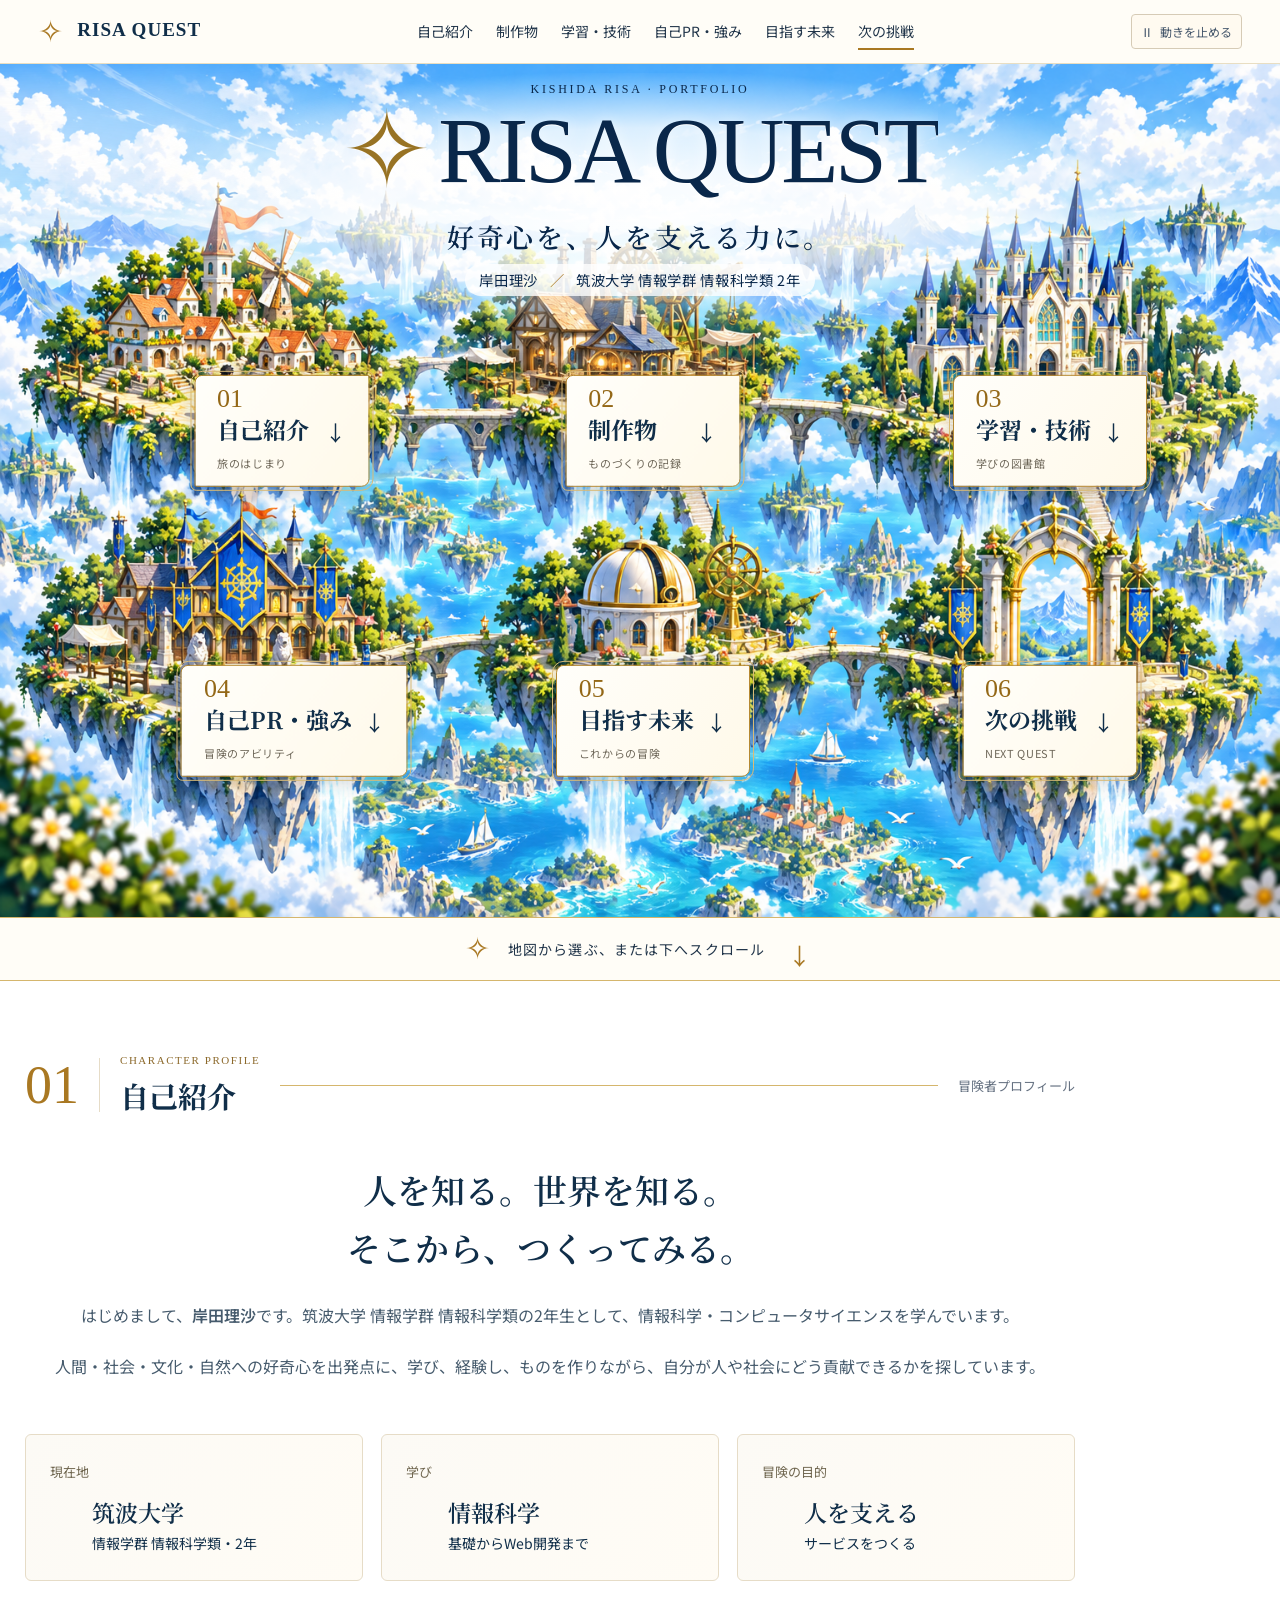
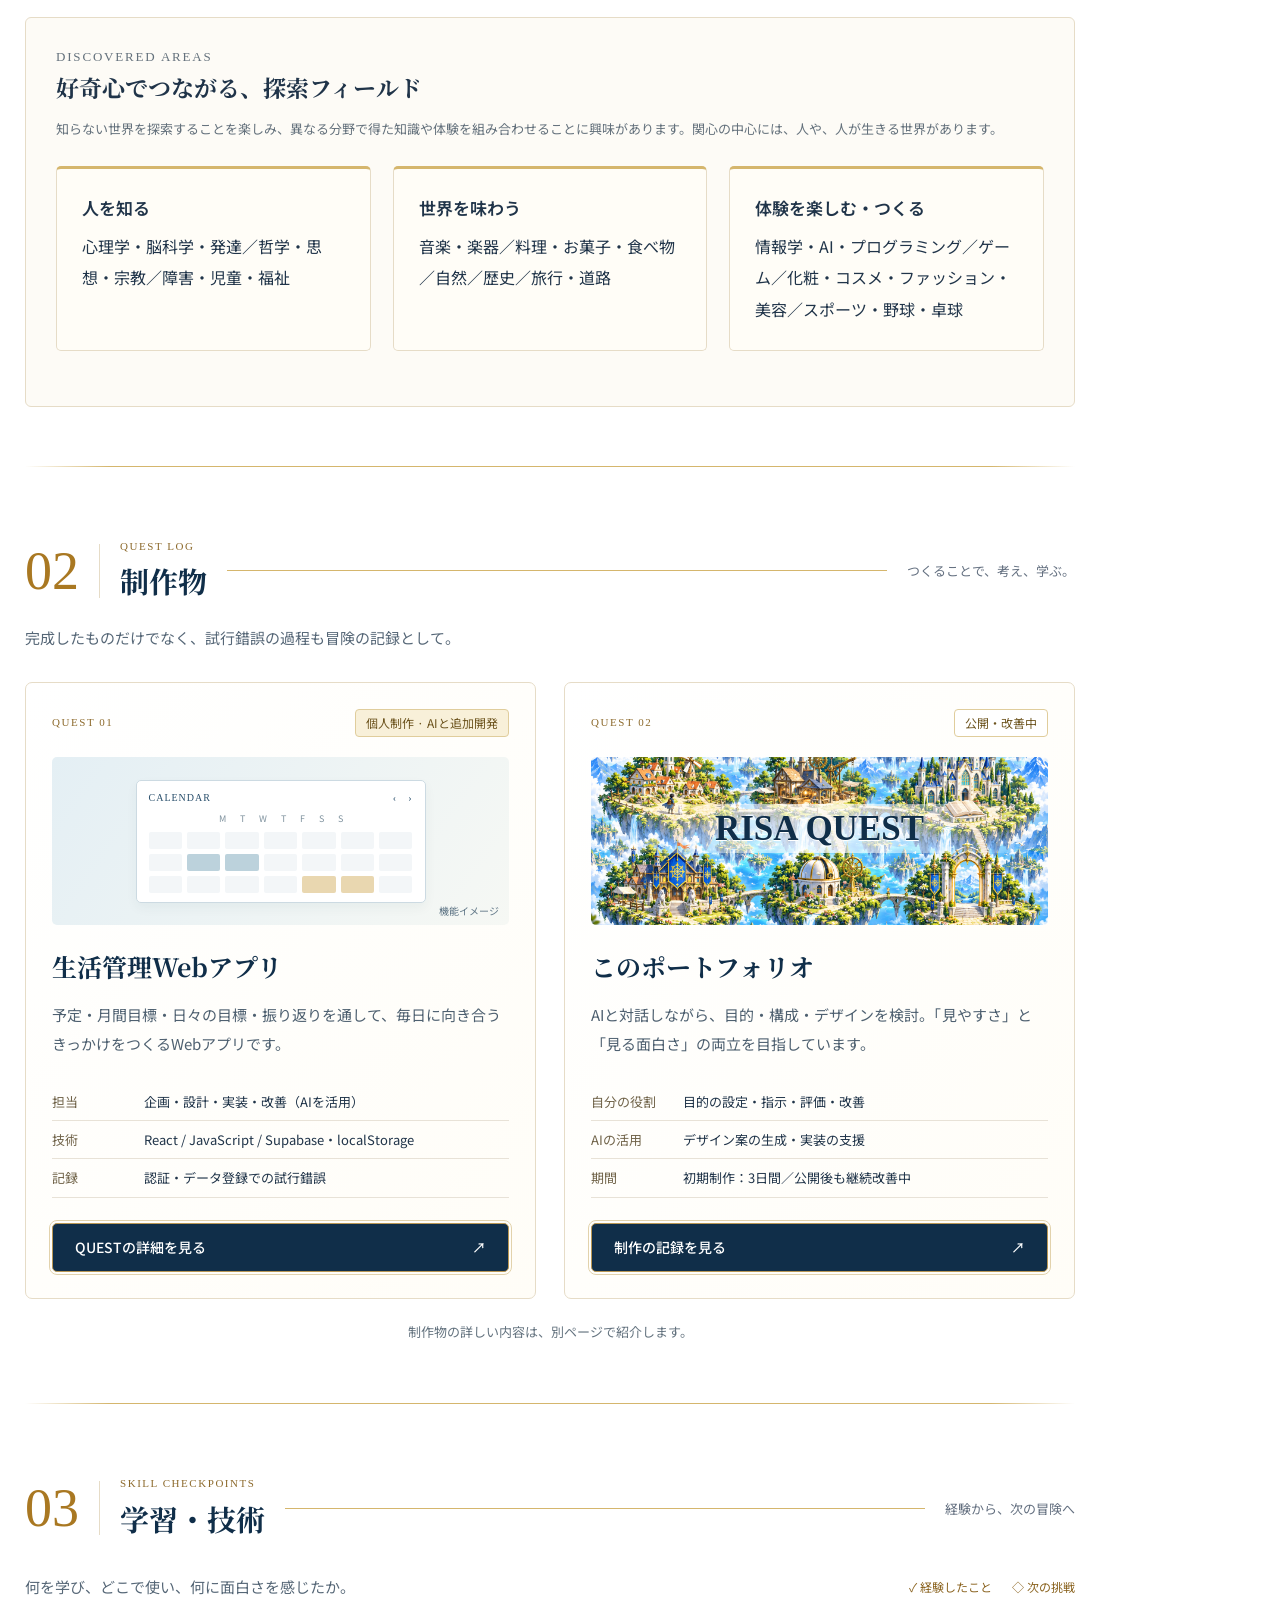
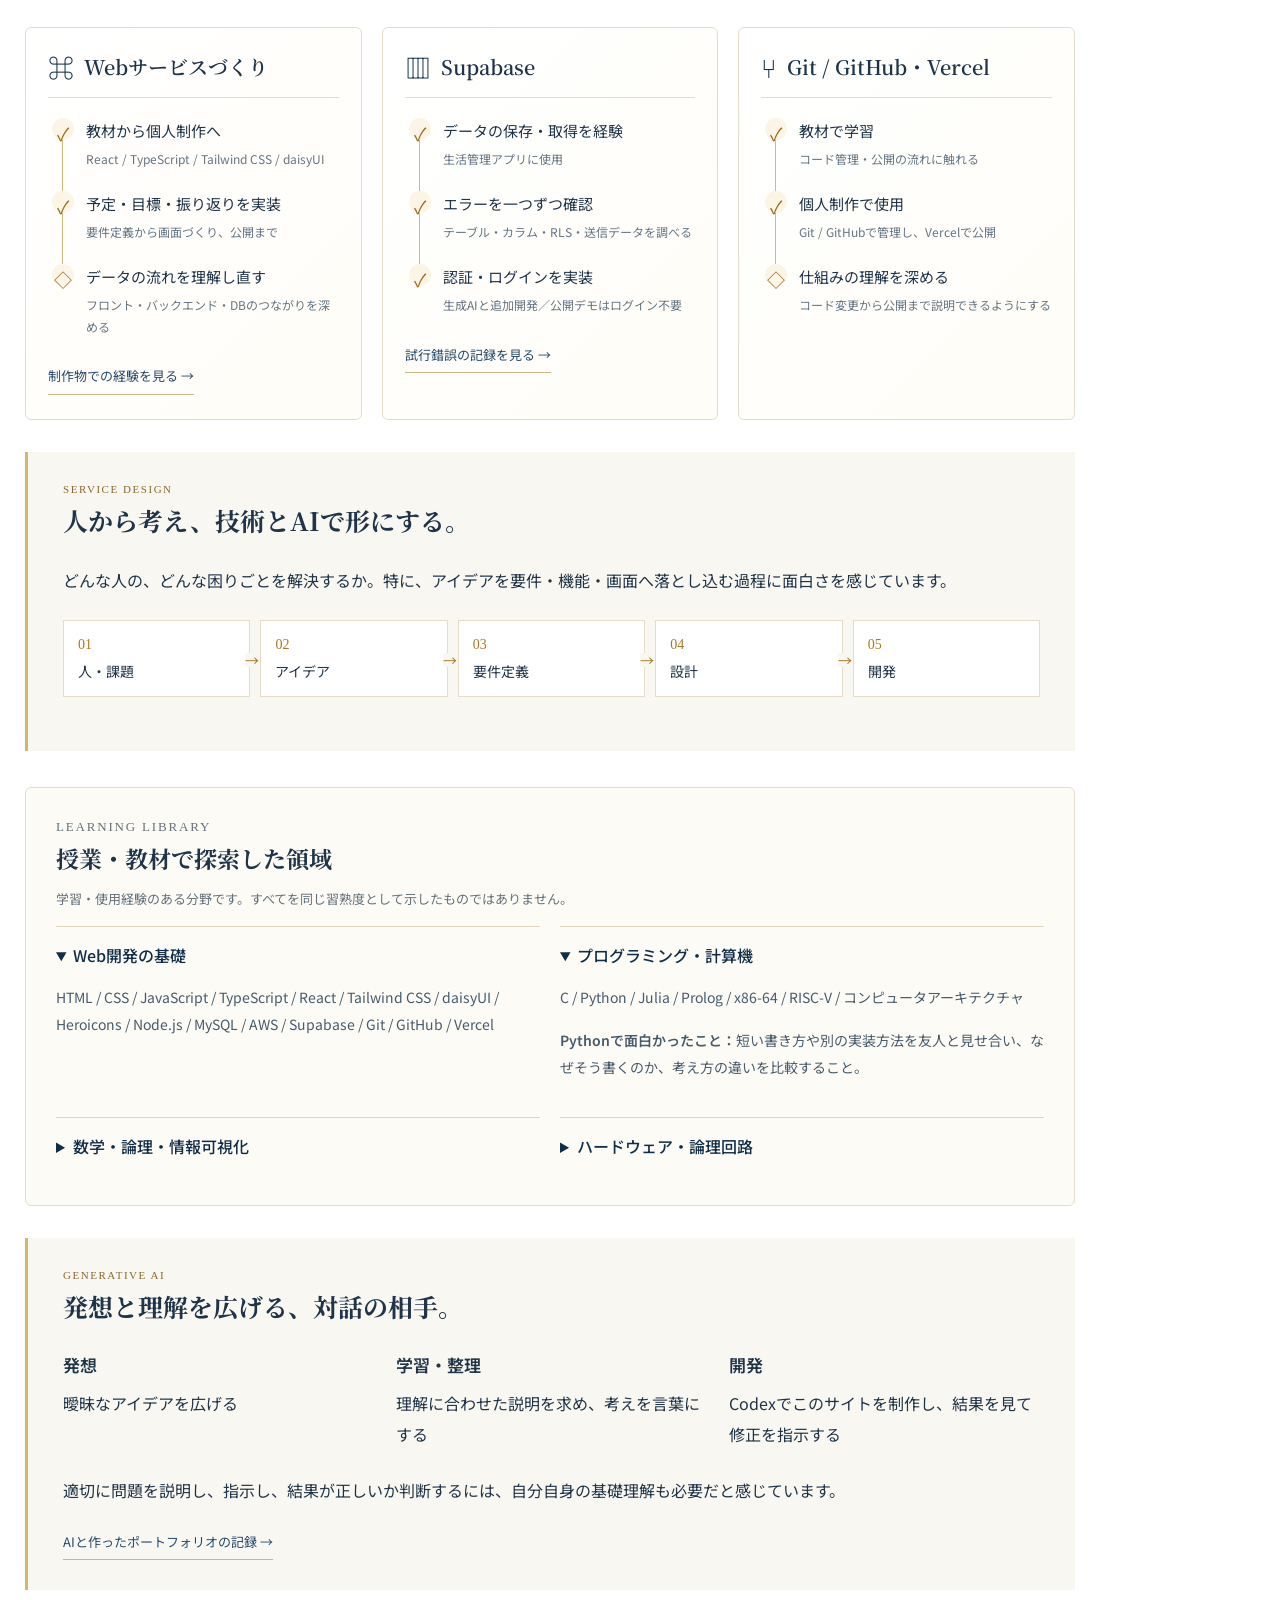
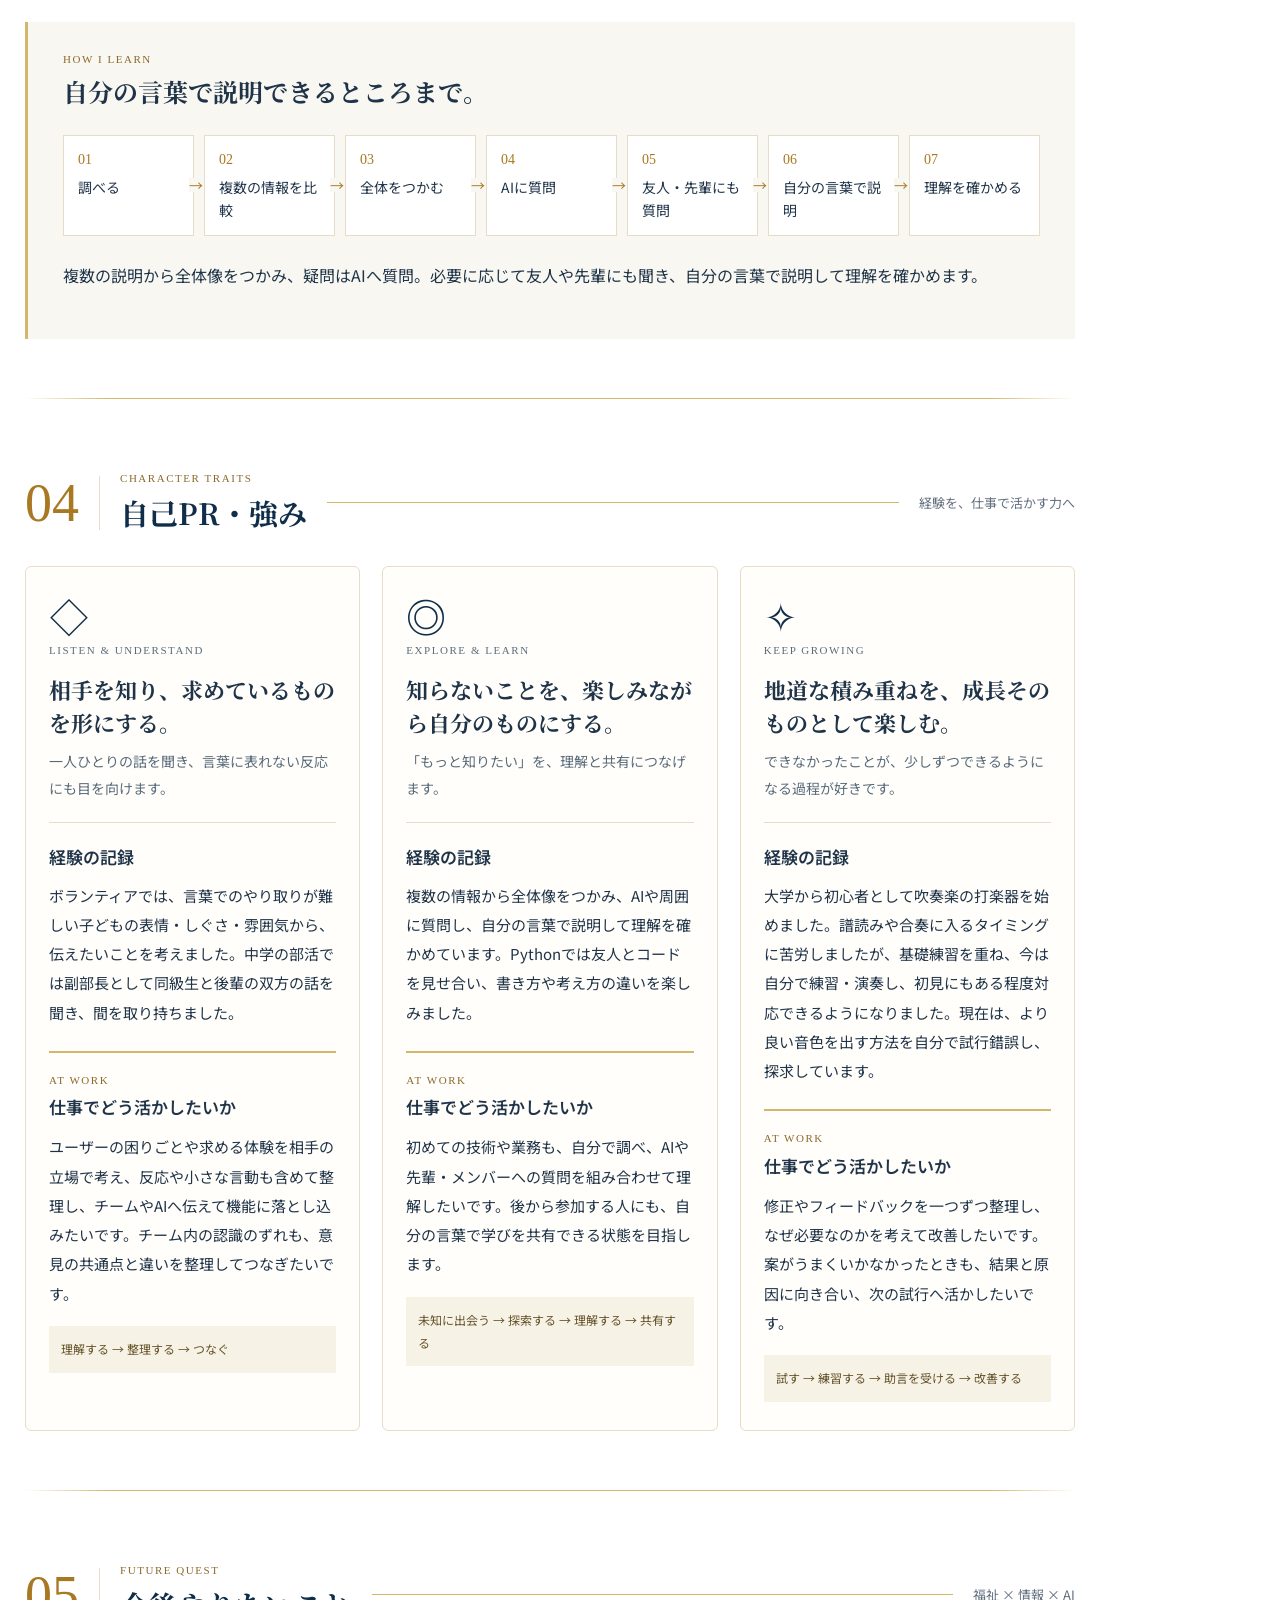
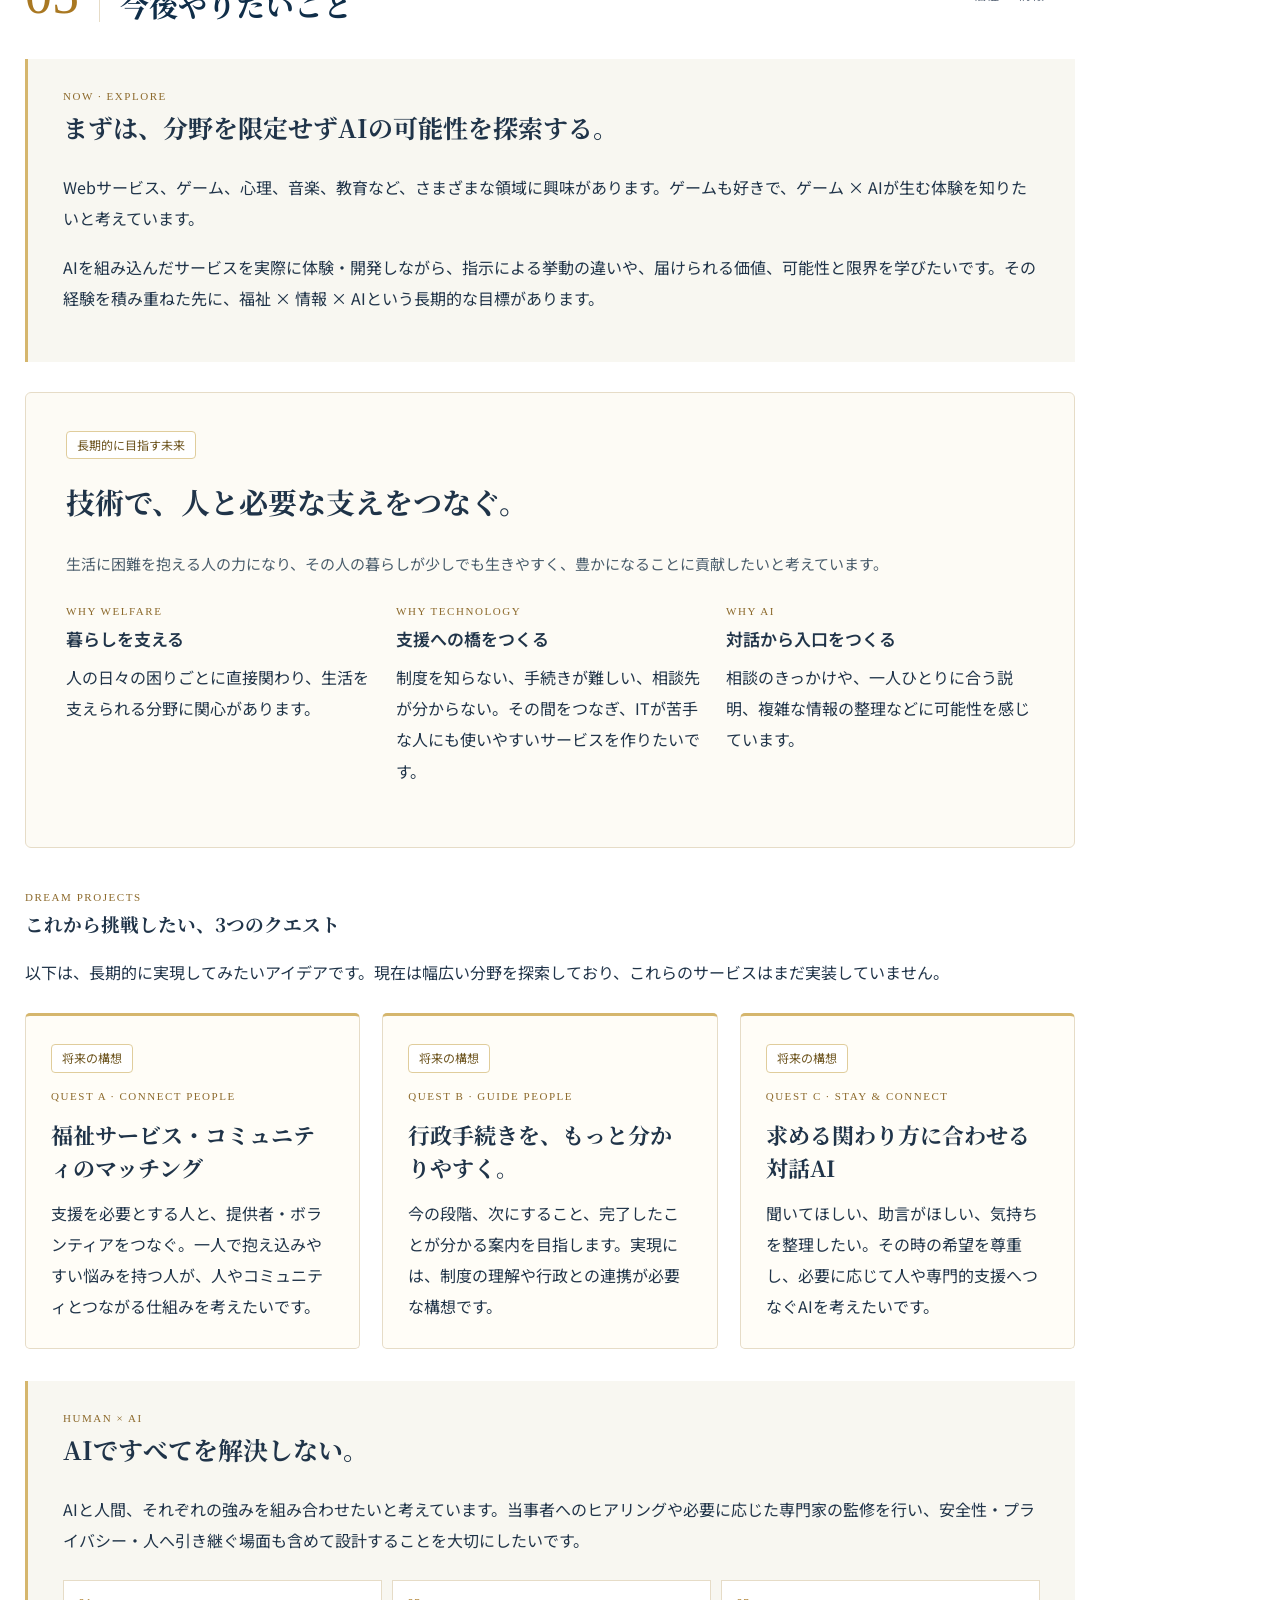
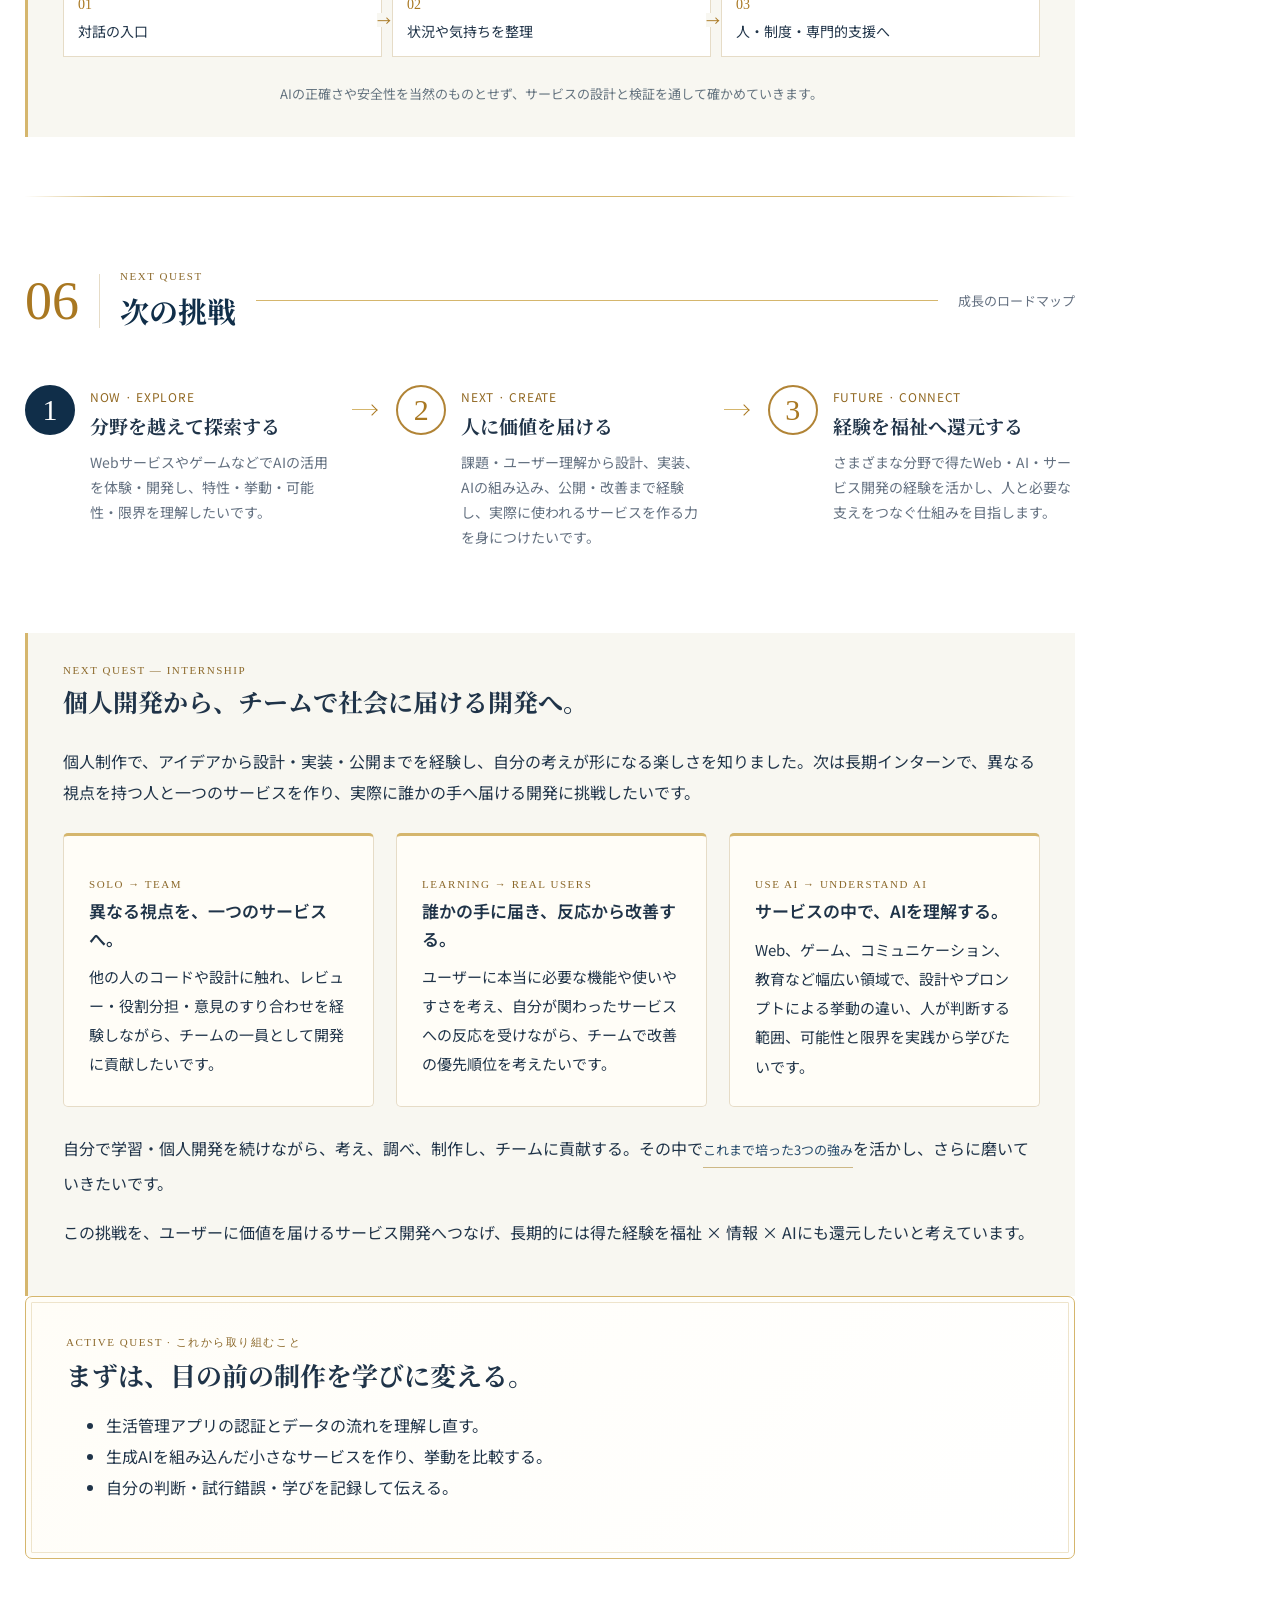
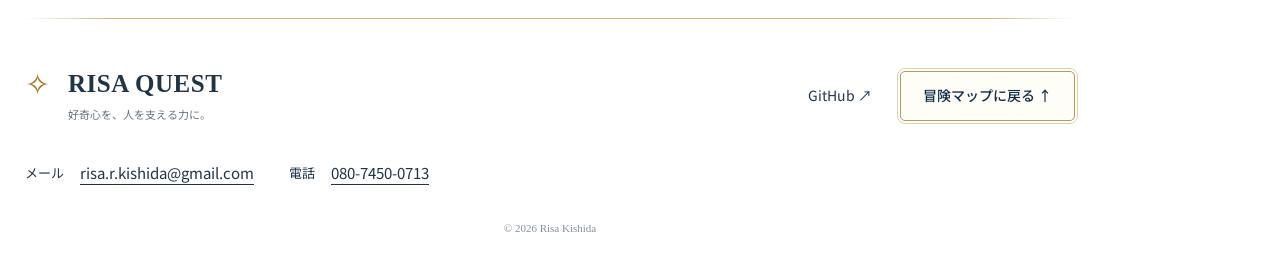
<file: index.html>
<!doctype html><html lang="ja"><head><meta charset="utf-8"><meta name="viewport" content="width=device-width,initial-scale=1"><title>岸田理沙 — 好奇心を、人を支える力に。 | RISA QUEST</title><meta name="description" content="筑波大学情報学群情報科学類2年・岸田理沙の制作と学びの記録。好奇心を、人を支える力に。"><meta name="theme-color" content="#102e49"><meta property="og:title" content="岸田理沙 — 好奇心を、人を支える力に。 | RISA QUEST"><meta property="og:description" content="筑波大学で情報科学を学ぶ岸田理沙のポートフォリオ。福祉 × 情報 × AIの未来へ。"><meta property="og:type" content="website"><link rel="icon" href="data:image/svg+xml,%3Csvg xmlns='http://www.w3.org/2000/svg' viewBox='0 0 40 40'%3E%3Crect width='40' height='40' rx='9' fill='%23102e49'/%3E%3Cpath d='M20 3 24 16 37 20 24 24 20 37 16 24 3 20 16 16Z' fill='%23dfb965'/%3E%3C/svg%3E"><link rel="preload" as="image" href="adventure-map.png" fetchpriority="high"><link rel="stylesheet" href="style.css?v=journey-pixel-20261013"><script src="script.js?v=journey-pixel-20261013" defer></script></head><body><a class="skip-link" href="#about">本文へスキップ</a><header class="site-header"><a class="small-brand" href="#top"><span aria-hidden="true">✧</span> RISA QUEST</a><nav class="desktop-nav" aria-label="セクション"><a href="#about">自己紹介</a><a href="#works">制作物</a><a href="#skills">学習・技術</a><a href="#strengths">自己PR・強み</a><a href="#future">目指す未来</a><a href="#next">次の挑戦</a></nav><div class="header-actions"><button class="motion-toggle" type="button" aria-pressed="false" aria-label="アニメーションを停止する"><span aria-hidden="true">Ⅱ</span><span class="motion-label">動きを止める</span></button><button class="menu-toggle" type="button" aria-expanded="false" aria-controls="mobile-nav">メニュー ☰</button></div><nav id="mobile-nav" class="mobile-nav" aria-label="モバイルナビゲーション" hidden><a href="#about">自己紹介</a><a href="#works">制作物</a><a href="#skills">学習・技術</a><a href="#strengths">自己PR・強み</a><a href="#future">目指す未来</a><a href="#next">次の挑戦</a></nav></header><main><section class="map-hero" id="top" aria-labelledby="site-title"><div class="world-scene"><img class="map-image" src="adventure-map.png" width="1536" height="1024" alt="村、工房、図書館、ギルド、天文台、未来への門を橋がつなぐ昼の冒険マップ" fetchpriority="high"><div class="sky-motion" aria-hidden="true"><span></span><span></span></div><div class="water-effects" aria-hidden="true"><i class="water water-1"></i><i class="water water-2"></i><i class="water water-3"></i><i class="water water-4"></i><i class="water water-5"></i><i class="water water-6"></i></div><div class="hero-title"><p class="hero-kicker">KISHIDA RISA · PORTFOLIO</p><h1 id="site-title"><span class="logo-compass" aria-hidden="true">✧</span><span class="logo-word">RISA QUEST</span></h1><p class="tagline">好奇心を、人を支える力に。</p><p class="hero-profile">岸田理沙 <span>／</span> 筑波大学 情報学群 情報科学類 2年</p></div><nav class="map-destinations" aria-label="冒険マップ：各地点から同じページ内の紹介へ移動"><a class="destination destination-1" href="#about"><span class="destination-number">01</span><span class="destination-title">自己紹介</span><span class="destination-arrow" aria-hidden="true">↓</span><span class="destination-sub">旅のはじまり</span></a><a class="destination destination-2" href="#works"><span class="destination-number">02</span><span class="destination-title">制作物</span><span class="destination-arrow" aria-hidden="true">↓</span><span class="destination-sub">ものづくりの記録</span></a><a class="destination destination-3" href="#skills"><span class="destination-number">03</span><span class="destination-title">学習・技術</span><span class="destination-arrow" aria-hidden="true">↓</span><span class="destination-sub">学びの図書館</span></a><a class="destination destination-4" href="#strengths"><span class="destination-number">04</span><span class="destination-title">自己PR・強み</span><span class="destination-arrow" aria-hidden="true">↓</span><span class="destination-sub">冒険のアビリティ</span></a><a class="destination destination-5" href="#future"><span class="destination-number">05</span><span class="destination-title">目指す未来</span><span class="destination-arrow" aria-hidden="true">↓</span><span class="destination-sub">これからの冒険</span></a><a class="destination destination-6" href="#next"><span class="destination-number">06</span><span class="destination-title">次の挑戦</span><span class="destination-arrow" aria-hidden="true">↓</span><span class="destination-sub">NEXT QUEST</span></a></nav></div><div class="map-caption"><span aria-hidden="true">✧</span><p>地図から選ぶ、または下へスクロール</p><a href="#about" aria-label="自己紹介へ">↓</a></div></section><section class="chapter" id="about" aria-labelledby="about-title"><div class="chapter-heading reveal"><span class="chapter-number">01</span><div><p class="eyebrow">CHARACTER PROFILE</p><h2 id="about-title">自己紹介</h2></div><span class="chapter-subtitle">冒険者プロフィール</span></div><div class="profile-intro reveal"><p class="section-lead">人を知る。世界を知る。<br>そこから、つくってみる。</p><p>はじめまして、<strong>岸田理沙</strong>です。筑波大学 情報学群 情報科学類の2年生として、情報科学・コンピュータサイエンスを学んでいます。</p><p>人間・社会・文化・自然への好奇心を出発点に、学び、経験し、ものを作りながら、自分が人や社会にどう貢献できるかを探しています。</p></div><dl class="profile-stats stagger"><div class="reveal"><dt>現在地</dt><dd>筑波大学<small>情報学群 情報科学類・2年</small></dd></div><div class="reveal"><dt>学び</dt><dd>情報科学<small>基礎からWeb開発まで</small></dd></div><div class="reveal"><dt>冒険の目的</dt><dd>人を支える<small>サービスをつくる</small></dd></div></dl><div class="learning-catalog reveal"><p class="eyebrow">DISCOVERED AREAS</p><h3>好奇心でつながる、探索フィールド</h3><p>知らない世界を探索することを楽しみ、異なる分野で得た知識や体験を組み合わせることに興味があります。関心の中心には、人や、人が生きる世界があります。</p><div class="rq-grid"><article class="rq-panel"><h4>人を知る</h4><p>心理学・脳科学・発達／哲学・思想・宗教／障害・児童・福祉</p></article><article class="rq-panel"><h4>世界を味わう</h4><p>音楽・楽器／料理・お菓子・食べ物／自然／歴史／旅行・道路</p></article><article class="rq-panel"><h4>体験を楽しむ・つくる</h4><p>情報学・AI・プログラミング／ゲーム／化粧・コスメ・ファッション・美容／スポーツ・野球・卓球</p></article></div></div></section><section class="chapter" id="works" aria-labelledby="works-title"><div class="chapter-heading reveal"><span class="chapter-number">02</span><div><p class="eyebrow">QUEST LOG</p><h2 id="works-title">制作物</h2></div><span class="chapter-subtitle">つくることで、考え、学ぶ。</span></div><p class="chapter-description reveal">完成したものだけでなく、試行錯誤の過程も冒険の記録として。</p><div class="project-grid stagger"><article class="quest-card reveal"><div class="quest-card-top"><span class="eyebrow">QUEST 01</span><span class="badge">個人制作 · AIと追加開発</span></div><div class="project-visual calendar-visual" aria-label="カレンダー機能のイメージ。実際の画面ではありません"><div class="calendar-mini" aria-hidden="true"><div class="calendar-mini-head"><span>CALENDAR</span><span>‹　›</span></div><div class="calendar-days">M　 T　 W　 T　 F　 S　 S</div><div class="calendar-grid"><i class=""></i><i class=""></i><i class=""></i><i class=""></i><i class=""></i><i class=""></i><i class=""></i><i class=""></i><i class="event"></i><i class="event"></i><i class=""></i><i class=""></i><i class=""></i><i class=""></i><i class=""></i><i class=""></i><i class=""></i><i class=""></i><i class="event"></i><i class="event"></i><i class=""></i></div></div><span class="visual-caption">機能イメージ</span></div><h3>生活管理Webアプリ</h3><p>予定・月間目標・日々の目標・振り返りを通して、毎日に向き合うきっかけをつくるWebアプリです。</p><dl class="project-facts"><div><dt>担当</dt><dd>企画・設計・実装・改善（AIを活用）</dd></div><div><dt>技術</dt><dd>React / JavaScript / Supabase・localStorage</dd></div><div><dt>記録</dt><dd>認証・データ登録での試行錯誤</dd></div></dl><a class="button" href="life-management.html">QUESTの詳細を見る <span>↗</span></a></article><article class="quest-card reveal"><div class="quest-card-top"><span class="eyebrow">QUEST 02</span><span class="badge outline">公開・改善中</span></div><div class="project-visual portfolio-visual"><img src="adventure-map.png" width="1536" height="1024" alt="このポートフォリオの冒険マップ" loading="lazy"><span>RISA QUEST</span></div><h3>このポートフォリオ</h3><p>AIと対話しながら、目的・構成・デザインを検討。「見やすさ」と「見る面白さ」の両立を目指しています。</p><dl class="project-facts"><div><dt>自分の役割</dt><dd>目的の設定・指示・評価・改善</dd></div><div><dt>AIの活用</dt><dd>デザイン案の生成・実装の支援</dd></div><div><dt>期間</dt><dd>初期制作：3日間／公開後も継続改善中</dd></div></dl><a class="button" href="portfolio.html">制作の記録を見る <span>↗</span></a></article></div><p class="section-note reveal">制作物の詳しい内容は、別ページで紹介します。</p></section><section class="chapter" id="skills" aria-labelledby="skills-title"><div class="chapter-heading reveal"><span class="chapter-number">03</span><div><p class="eyebrow">SKILL CHECKPOINTS</p><h2 id="skills-title">学習・技術</h2></div><span class="chapter-subtitle">経験から、次の冒険へ</span></div><div class="skill-description reveal"><p>何を学び、どこで使い、何に面白さを感じたか。</p><p class="checkpoint-legend"><span>✓ 経験したこと</span><span>◇ 次の挑戦</span></p></div><div class="skill-grid stagger"><article class="skill-card reveal"><div class="skill-card-heading"><span class="skill-emblem" aria-hidden="true">⌘</span><h3>Webサービスづくり</h3></div><ol class="checkpoints"><li class="completed"><span class="check-symbol">✓</span><div>教材から個人制作へ<small>React / TypeScript / Tailwind CSS / daisyUI</small></div></li><li class="completed"><span class="check-symbol">✓</span><div>予定・目標・振り返りを実装<small>要件定義から画面づくり、公開まで</small></div></li><li class="upcoming"><span class="check-symbol">◇</span><div>データの流れを理解し直す<small>フロント・バックエンド・DBのつながりを深める</small></div></li></ol><a class="inline-link" href="life-management.html">制作物での経験を見る →</a></article><article class="skill-card reveal"><div class="skill-card-heading"><span class="skill-emblem" aria-hidden="true">▥</span><h3>Supabase</h3></div><ol class="checkpoints"><li class="completed"><span class="check-symbol">✓</span><div>データの保存・取得を経験<small>生活管理アプリに使用</small></div></li><li class="completed"><span class="check-symbol">✓</span><div>エラーを一つずつ確認<small>テーブル・カラム・RLS・送信データを調べる</small></div></li><li class="completed"><span class="check-symbol">✓</span><div>認証・ログインを実装<small>生成AIと追加開発／公開デモはログイン不要</small></div></li></ol><a class="inline-link" href="life-management.html#challenge">試行錯誤の記録を見る →</a></article><article class="skill-card reveal"><div class="skill-card-heading"><span class="skill-emblem" aria-hidden="true">⑂</span><h3>Git / GitHub・Vercel</h3></div><ol class="checkpoints"><li class="completed"><span class="check-symbol">✓</span><div>教材で学習<small>コード管理・公開の流れに触れる</small></div></li><li class="completed"><span class="check-symbol">✓</span><div>個人制作で使用<small>Git / GitHubで管理し、Vercelで公開</small></div></li><li class="upcoming"><span class="check-symbol">◇</span><div>仕組みの理解を深める<small>コード変更から公開まで説明できるようにする</small></div></li></ol></article></div><div class="rq-callout reveal"><p class="eyebrow">SERVICE DESIGN</p><h3>人から考え、技術とAIで形にする。</h3><p>どんな人の、どんな困りごとを解決するか。特に、アイデアを要件・機能・画面へ落とし込む過程に面白さを感じています。</p><ol class="rq-flow"><li><span>01</span>人・課題</li><li><span>02</span>アイデア</li><li><span>03</span>要件定義</li><li><span>04</span>設計</li><li><span>05</span>開発</li></ol></div><div class="learning-catalog reveal"><p class="eyebrow">LEARNING LIBRARY</p><h3>授業・教材で探索した領域</h3><p>学習・使用経験のある分野です。すべてを同じ習熟度として示したものではありません。</p><div class="catalog-grid"><details open><summary>Web開発の基礎</summary><p>HTML / CSS / JavaScript / TypeScript / React / Tailwind CSS / daisyUI / Heroicons / Node.js / MySQL / AWS / Supabase / Git / GitHub / Vercel</p></details><details open><summary>プログラミング・計算機</summary><p>C / Python / Julia / Prolog / x86-64 / RISC-V / コンピュータアーキテクチャ</p><p><strong>Pythonで面白かったこと：</strong>短い書き方や別の実装方法を友人と見せ合い、なぜそう書くのか、考え方の違いを比較すること。</p></details><details><summary>数学・論理・情報可視化</summary><p>線形代数、微分積分、確率、数値計算法、命題論理・述語論理、自然演繹、DPLL、論理の形式化。データの尺度水準、多変量データ、グラフや図による情報表現も学びました。</p></details><details><summary>ハードウェア・論理回路</summary><p>Vivado / Verilog HDLで全加算器、Dフリップフロップ、シフトレジスタ、チャタリング検出、7セグメントディスプレイ、センサデータ表示などを学習。RISC-V・Verilatorの演習にも取り組みました。</p></details></div></div><div class="rq-callout reveal"><p class="eyebrow">GENERATIVE AI</p><h3>発想と理解を広げる、対話の相手。</h3><div class="rq-grid"><div><h4>発想</h4><p>曖昧なアイデアを広げる</p></div><div><h4>学習・整理</h4><p>理解に合わせた説明を求め、考えを言葉にする</p></div><div><h4>開発</h4><p>Codexでこのサイトを制作し、結果を見て修正を指示する</p></div></div><p>適切に問題を説明し、指示し、結果が正しいか判断するには、自分自身の基礎理解も必要だと感じています。</p><a class="inline-link" href="portfolio.html">AIと作ったポートフォリオの記録 →</a></div><div class="rq-callout reveal"><p class="eyebrow">HOW I LEARN</p><h3>自分の言葉で説明できるところまで。</h3><ol class="rq-flow"><li><span>01</span>調べる</li><li><span>02</span>複数の情報を比較</li><li><span>03</span>全体をつかむ</li><li><span>04</span>AIに質問</li><li><span>05</span>友人・先輩にも質問</li><li><span>06</span>自分の言葉で説明</li><li><span>07</span>理解を確かめる</li></ol><p>複数の説明から全体像をつかみ、疑問はAIへ質問。必要に応じて友人や先輩にも聞き、自分の言葉で説明して理解を確かめます。</p></div></section><section class="chapter" id="strengths" aria-labelledby="strengths-title"><div class="chapter-heading reveal"><span class="chapter-number">04</span><div><p class="eyebrow">CHARACTER TRAITS</p><h2 id="strengths-title">自己PR・強み</h2></div><span class="chapter-subtitle">経験を、仕事で活かす力へ</span></div><div class="ability-grid stagger"><article class="ability-card reveal"><span class="ability-icon" aria-hidden="true">◇</span><p class="eyebrow">LISTEN & UNDERSTAND</p><h3>相手を知り、求めているものを形にする。</h3><p>一人ひとりの話を聞き、言葉に表れない反応にも目を向けます。</p><div class="rq-evidence"><h4>経験の記録</h4><p>ボランティアでは、言葉でのやり取りが難しい子どもの表情・しぐさ・雰囲気から、伝えたいことを考えました。中学の部活では副部長として同級生と後輩の双方の話を聞き、間を取り持ちました。</p></div><div class="rq-at-work"><p class="eyebrow">AT WORK</p><h4>仕事でどう活かしたいか</h4><p>ユーザーの困りごとや求める体験を相手の立場で考え、反応や小さな言動も含めて整理し、チームやAIへ伝えて機能に落とし込みたいです。チーム内の認識のずれも、意見の共通点と違いを整理してつなぎたいです。</p><p class="rq-trait-route">理解する → 整理する → つなぐ</p></div></article><article class="ability-card reveal"><span class="ability-icon" aria-hidden="true">◎</span><p class="eyebrow">EXPLORE & LEARN</p><h3>知らないことを、楽しみながら自分のものにする。</h3><p>「もっと知りたい」を、理解と共有につなげます。</p><div class="rq-evidence"><h4>経験の記録</h4><p>複数の情報から全体像をつかみ、AIや周囲に質問し、自分の言葉で説明して理解を確かめています。Pythonでは友人とコードを見せ合い、書き方や考え方の違いを楽しみました。</p></div><div class="rq-at-work"><p class="eyebrow">AT WORK</p><h4>仕事でどう活かしたいか</h4><p>初めての技術や業務も、自分で調べ、AIや先輩・メンバーへの質問を組み合わせて理解したいです。後から参加する人にも、自分の言葉で学びを共有できる状態を目指します。</p><p class="rq-trait-route">未知に出会う → 探索する → 理解する → 共有する</p></div></article><article class="ability-card reveal"><span class="ability-icon" aria-hidden="true">✧</span><p class="eyebrow">KEEP GROWING</p><h3>地道な積み重ねを、成長そのものとして楽しむ。</h3><p>できなかったことが、少しずつできるようになる過程が好きです。</p><div class="rq-evidence"><h4>経験の記録</h4><p>大学から初心者として吹奏楽の打楽器を始めました。譜読みや合奏に入るタイミングに苦労しましたが、基礎練習を重ね、今は自分で練習・演奏し、初見にもある程度対応できるようになりました。現在は、より良い音色を出す方法を自分で試行錯誤し、探求しています。</p></div><div class="rq-at-work"><p class="eyebrow">AT WORK</p><h4>仕事でどう活かしたいか</h4><p>修正やフィードバックを一つずつ整理し、なぜ必要なのかを考えて改善したいです。案がうまくいかなかったときも、結果と原因に向き合い、次の試行へ活かしたいです。</p><p class="rq-trait-route">試す → 練習する → 助言を受ける → 改善する</p></div></article></div></section><section class="chapter" id="future" aria-labelledby="future-title"><div class="chapter-heading reveal"><span class="chapter-number">05</span><div><p class="eyebrow">FUTURE QUEST</p><h2 id="future-title">今後やりたいこと</h2></div><span class="chapter-subtitle">福祉 × 情報 × AI</span></div><div class="rq-callout reveal"><p class="eyebrow">NOW · EXPLORE</p><h3>まずは、分野を限定せずAIの可能性を探索する。</h3><p>Webサービス、ゲーム、心理、音楽、教育など、さまざまな領域に興味があります。ゲームも好きで、ゲーム × AIが生む体験を知りたいと考えています。</p><p>AIを組み込んだサービスを実際に体験・開発しながら、指示による挙動の違いや、届けられる価値、可能性と限界を学びたいです。その経験を積み重ねた先に、福祉 × 情報 × AIという長期的な目標があります。</p></div><div class="future-message reveal"><span class="badge outline">長期的に目指す未来</span><h3>技術で、人と必要な支えをつなぐ。</h3><p>生活に困難を抱える人の力になり、その人の暮らしが少しでも生きやすく、豊かになることに貢献したいと考えています。</p><div class="rq-grid"><article><p class="eyebrow">WHY WELFARE</p><h4>暮らしを支える</h4><p>人の日々の困りごとに直接関わり、生活を支えられる分野に関心があります。</p></article><article><p class="eyebrow">WHY TECHNOLOGY</p><h4>支援への橋をつくる</h4><p>制度を知らない、手続きが難しい、相談先が分からない。その間をつなぎ、ITが苦手な人にも使いやすいサービスを作りたいです。</p></article><article><p class="eyebrow">WHY AI</p><h4>対話から入口をつくる</h4><p>相談のきっかけや、一人ひとりに合う説明、複雑な情報の整理などに可能性を感じています。</p></article></div></div><div class="rq-section-intro reveal"><p class="eyebrow">DREAM PROJECTS</p><h3>これから挑戦したい、3つのクエスト</h3><p>以下は、長期的に実現してみたいアイデアです。現在は幅広い分野を探索しており、これらのサービスはまだ実装していません。</p></div><div class="rq-grid stagger"><article class="rq-panel reveal"><span class="badge outline">将来の構想</span><p class="eyebrow">QUEST A · CONNECT PEOPLE</p><h3>福祉サービス・コミュニティのマッチング</h3><p>支援を必要とする人と、提供者・ボランティアをつなぐ。一人で抱え込みやすい悩みを持つ人が、人やコミュニティとつながる仕組みを考えたいです。</p></article><article class="rq-panel reveal"><span class="badge outline">将来の構想</span><p class="eyebrow">QUEST B · GUIDE PEOPLE</p><h3>行政手続きを、もっと分かりやすく。</h3><p>今の段階、次にすること、完了したことが分かる案内を目指します。実現には、制度の理解や行政との連携が必要な構想です。</p></article><article class="rq-panel reveal"><span class="badge outline">将来の構想</span><p class="eyebrow">QUEST C · STAY & CONNECT</p><h3>求める関わり方に合わせる対話AI</h3><p>聞いてほしい、助言がほしい、気持ちを整理したい。その時の希望を尊重し、必要に応じて人や専門的支援へつなぐAIを考えたいです。</p></article></div><div class="rq-callout reveal"><p class="eyebrow">HUMAN × AI</p><h3>AIですべてを解決しない。</h3><p>AIと人間、それぞれの強みを組み合わせたいと考えています。当事者へのヒアリングや必要に応じた専門家の監修を行い、安全性・プライバシー・人へ引き継ぐ場面も含めて設計することを大切にしたいです。</p><ol class="rq-flow"><li><span>01</span>対話の入口</li><li><span>02</span>状況や気持ちを整理</li><li><span>03</span>人・制度・専門的支援へ</li></ol><p class="section-note">AIの正確さや安全性を当然のものとせず、サービスの設計と検証を通して確かめていきます。</p></div></section><section class="chapter" id="next" aria-labelledby="next-title"><div class="chapter-heading reveal"><span class="chapter-number">06</span><div><p class="eyebrow">NEXT QUEST</p><h2 id="next-title">次の挑戦</h2></div><span class="chapter-subtitle">成長のロードマップ</span></div><div class="journey-route reveal"><article><span class="route-marker current">1</span><div><p class="route-label">NOW · EXPLORE</p><h3>分野を越えて探索する</h3><p>WebサービスやゲームなどでAIの活用を体験・開発し、特性・挙動・可能性・限界を理解したいです。</p></div></article><span class="route-connector" aria-hidden="true"></span><article><span class="route-marker ">2</span><div><p class="route-label">NEXT · CREATE</p><h3>人に価値を届ける</h3><p>課題・ユーザー理解から設計、実装、AIの組み込み、公開・改善まで経験し、実際に使われるサービスを作る力を身につけたいです。</p></div></article><span class="route-connector" aria-hidden="true"></span><article><span class="route-marker ">3</span><div><p class="route-label">FUTURE · CONNECT</p><h3>経験を福祉へ還元する</h3><p>さまざまな分野で得たWeb・AI・サービス開発の経験を活かし、人と必要な支えをつなぐ仕組みを目指します。</p></div></article></div><div class="rq-callout reveal" id="internship"><p class="eyebrow">NEXT QUEST — INTERNSHIP</p><h3>個人開発から、チームで社会に届ける開発へ。</h3><p>個人制作で、アイデアから設計・実装・公開までを経験し、自分の考えが形になる楽しさを知りました。次は長期インターンで、異なる視点を持つ人と一つのサービスを作り、実際に誰かの手へ届ける開発に挑戦したいです。</p><div class="rq-grid"><article class="rq-panel"><p class="eyebrow">SOLO → TEAM</p><h4>異なる視点を、一つのサービスへ。</h4><p>他の人のコードや設計に触れ、レビュー・役割分担・意見のすり合わせを経験しながら、チームの一員として開発に貢献したいです。</p></article><article class="rq-panel"><p class="eyebrow">LEARNING → REAL USERS</p><h4>誰かの手に届き、反応から改善する。</h4><p>ユーザーに本当に必要な機能や使いやすさを考え、自分が関わったサービスへの反応を受けながら、チームで改善の優先順位を考えたいです。</p></article><article class="rq-panel"><p class="eyebrow">USE AI → UNDERSTAND AI</p><h4>サービスの中で、AIを理解する。</h4><p>Web、ゲーム、コミュニケーション、教育など幅広い領域で、設計やプロンプトによる挙動の違い、人が判断する範囲、可能性と限界を実践から学びたいです。</p></article></div><p>自分で学習・個人開発を続けながら、考え、調べ、制作し、チームに貢献する。その中で<a class="inline-link" href="#strengths">これまで培った3つの強み</a>を活かし、さらに磨いていきたいです。</p><p>この挑戦を、ユーザーに価値を届けるサービス開発へつなげ、長期的には得た経験を福祉 × 情報 × AIにも還元したいと考えています。</p></div><div class="quest-letter reveal"><p class="eyebrow">ACTIVE QUEST · これから取り組むこと</p><h3>まずは、目の前の制作を学びに変える。</h3><ul><li>生活管理アプリの認証とデータの流れを理解し直す。</li><li>生成AIを組み込んだ小さなサービスを作り、挙動を比較する。</li><li>自分の判断・試行錯誤・学びを記録して伝える。</li></ul></div></section></main><footer class="site-footer" id="contact"><div class="footer-brand"><span aria-hidden="true">✧</span><strong>RISA QUEST</strong><p>好奇心を、人を支える力に。</p></div><div class="footer-links"><a href="https://github.com/risa-zp" target="_blank" rel="noopener noreferrer">GitHub ↗</a><a class="button light" href="#top">冒険マップに戻る ↑</a></div><dl class="footer-contact"><div><dt>メール</dt><dd><a href="mailto:risa.r.kishida@gmail.com">risa.r.kishida@gmail.com</a></dd></div><div><dt>電話</dt><dd><a href="tel:08074500713">080-7450-0713</a></dd></div></dl><p class="copyright">© 2026 Risa Kishida</p></footer><a class="back-map" href="#top" aria-label="冒険マップに戻る"><span aria-hidden="true">✧</span>MAP ↑</a></body></html>
</file>
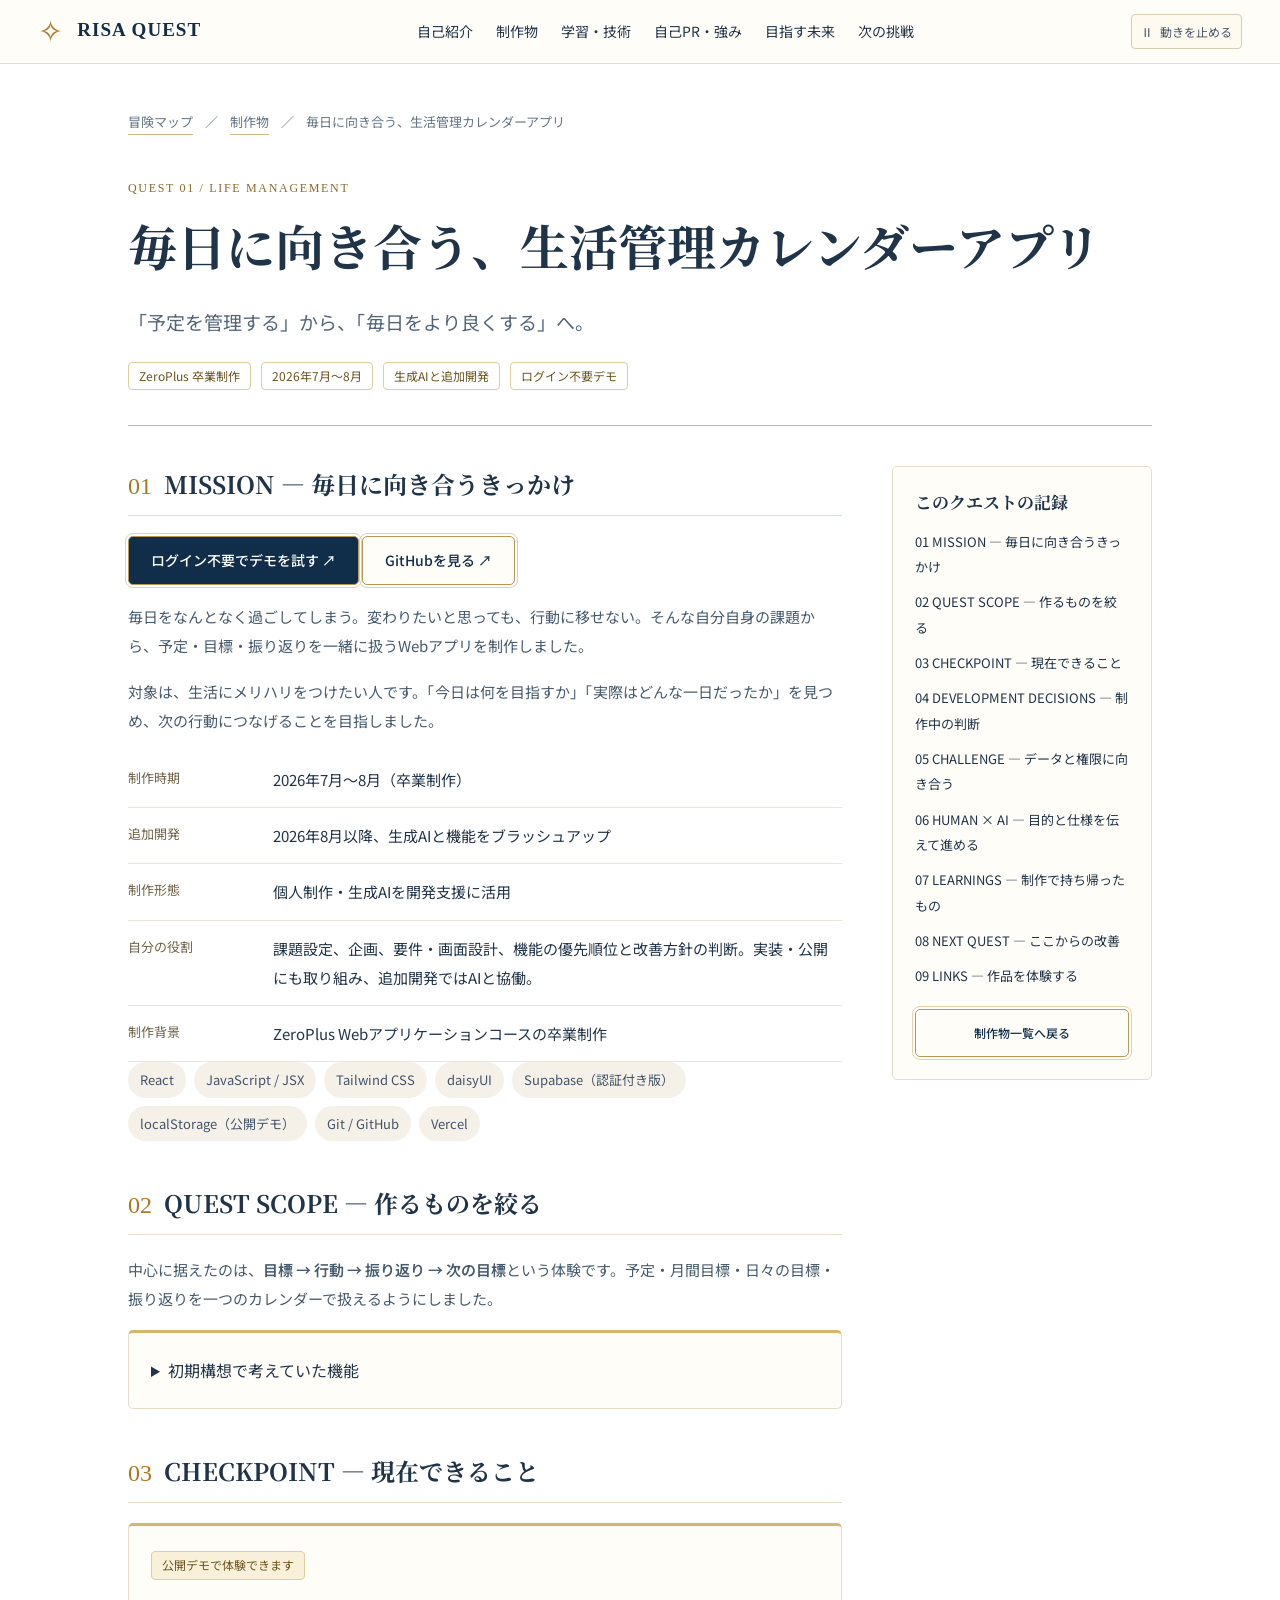
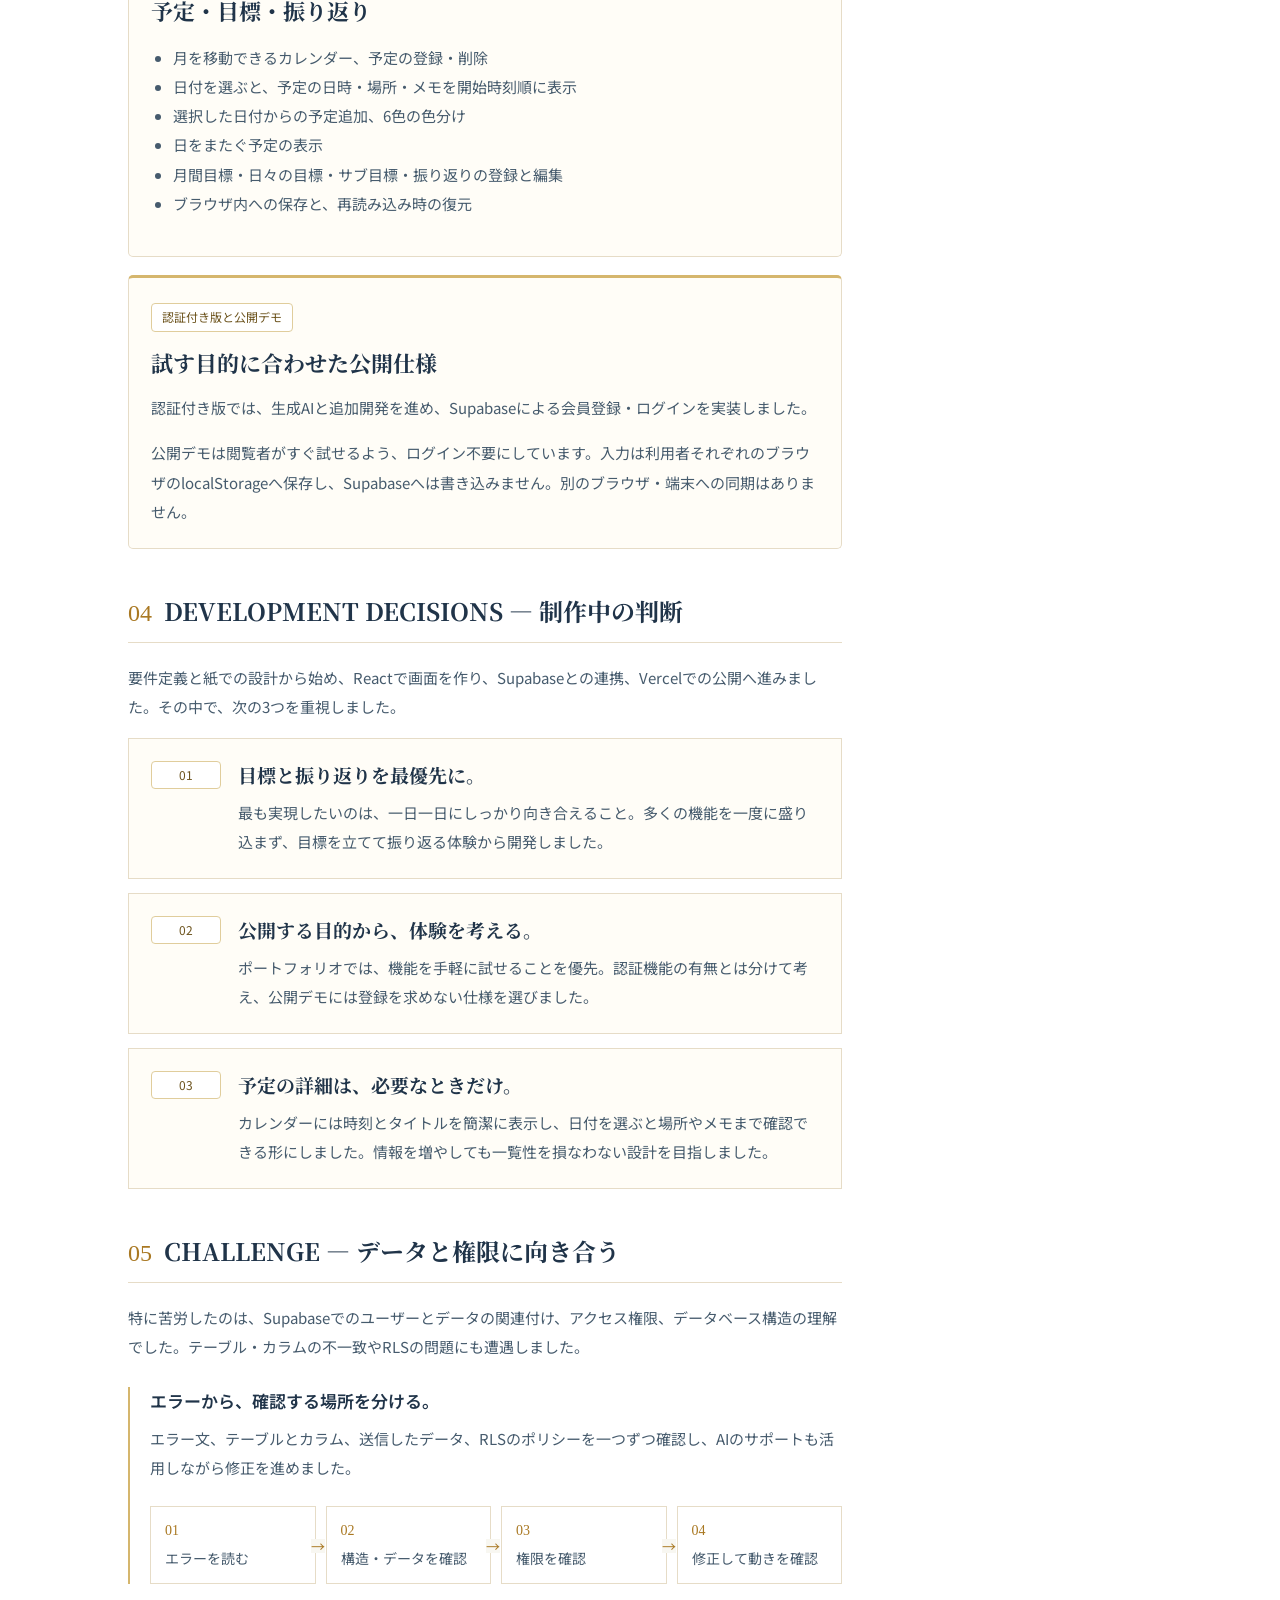
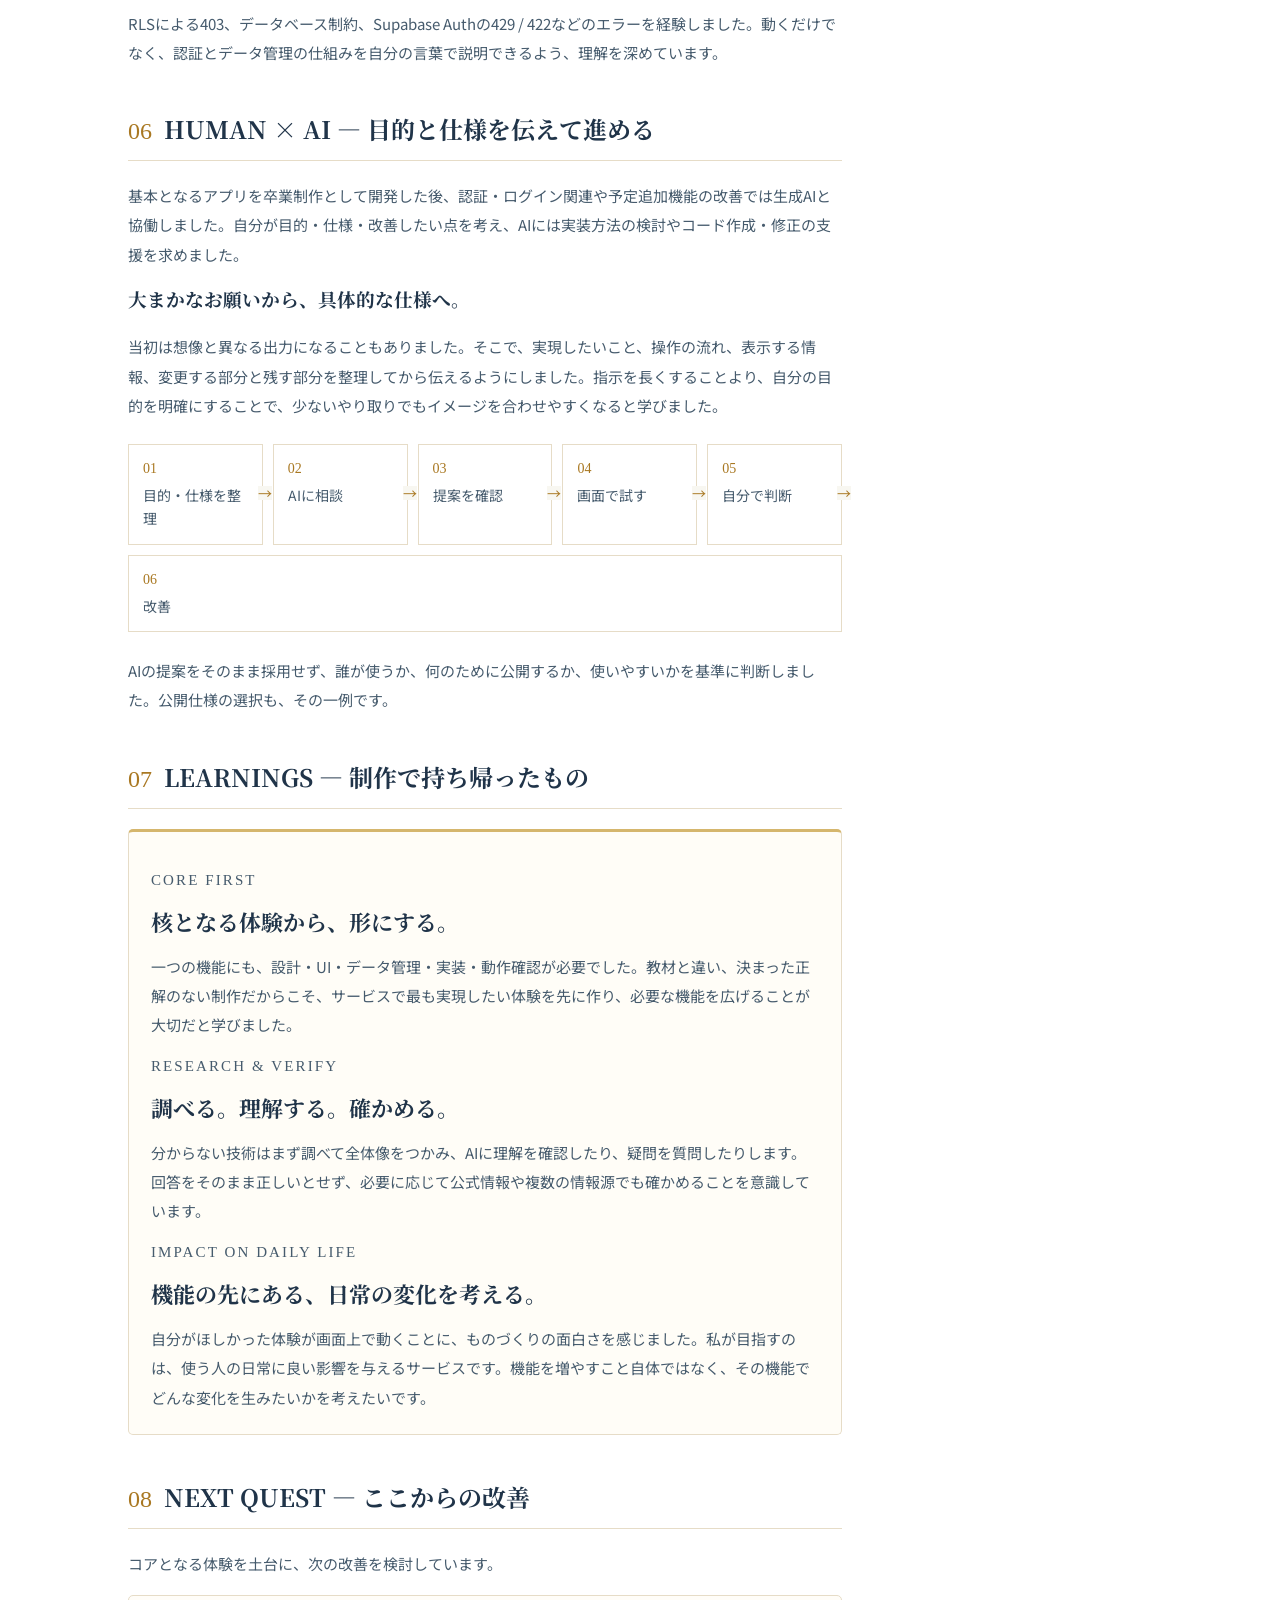
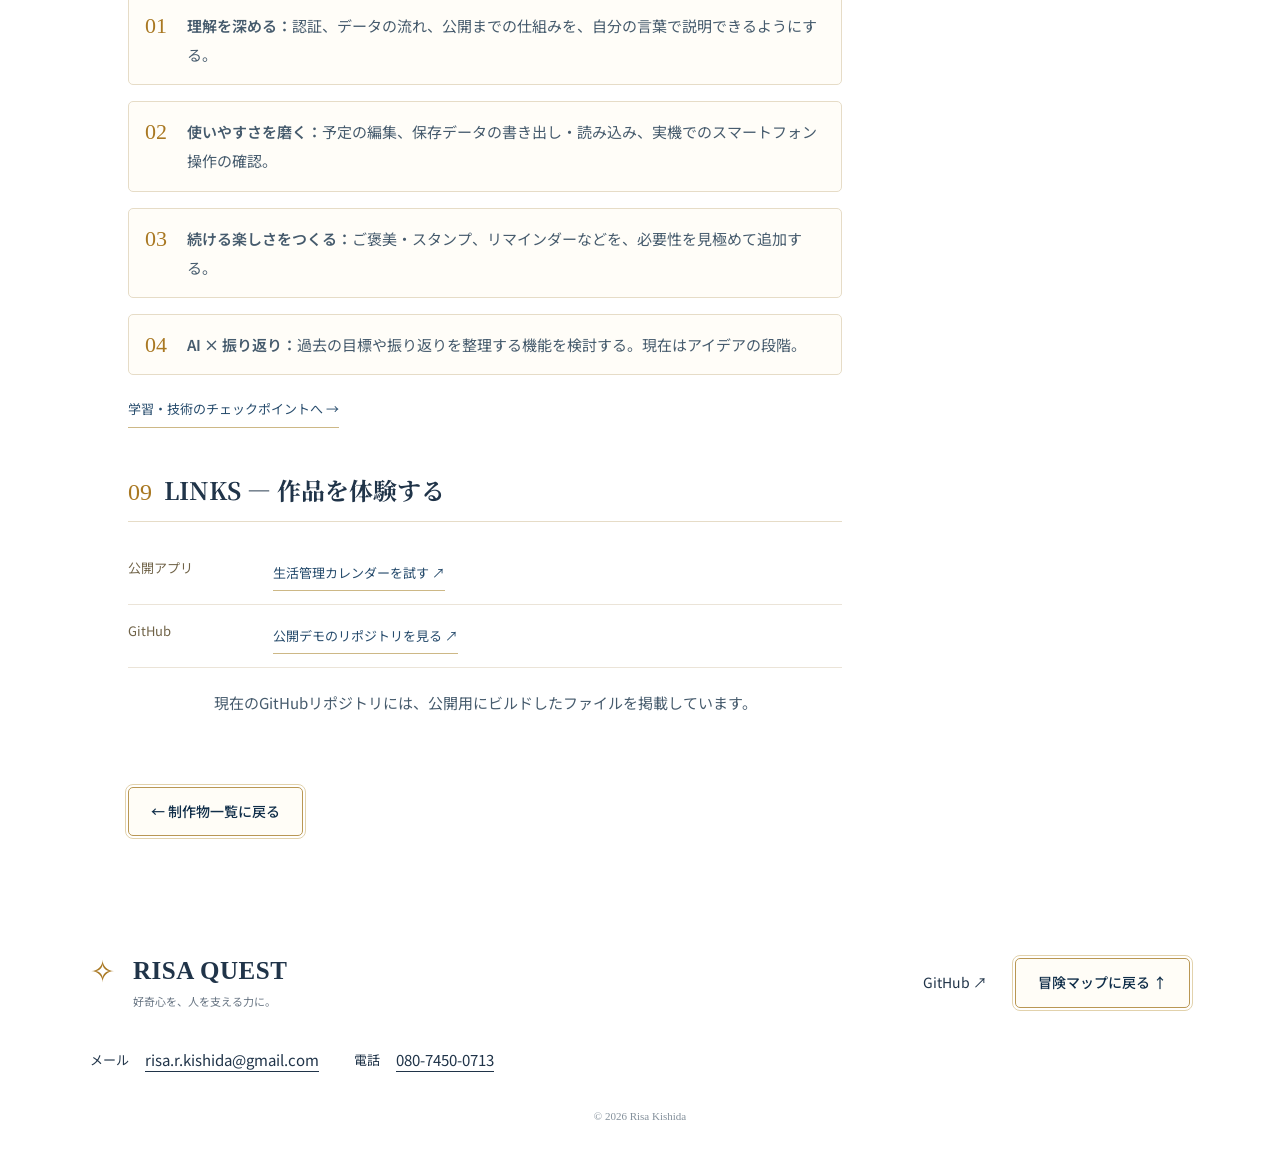
<file: calendar.html>
<!doctype html><html lang="ja"><head><meta charset="utf-8"><meta name="viewport" content="width=device-width,initial-scale=1"><title>毎日に向き合う、生活管理カレンダーアプリ | RISA QUEST</title><meta name="description" content="筑波大学情報学群情報科学類2年・岸田理沙の制作と学びの記録。好奇心を、人を支える力に。"><meta name="theme-color" content="#102e49"><meta property="og:title" content="毎日に向き合う、生活管理カレンダーアプリ | RISA QUEST"><meta property="og:description" content="筑波大学で情報科学を学ぶ岸田理沙のポートフォリオ。福祉 × 情報 × AIの未来へ。"><meta property="og:type" content="website"><link rel="icon" href="data:image/svg+xml,%3Csvg xmlns='http://www.w3.org/2000/svg' viewBox='0 0 40 40'%3E%3Crect width='40' height='40' rx='9' fill='%23102e49'/%3E%3Cpath d='M20 3 24 16 37 20 24 24 20 37 16 24 3 20 16 16Z' fill='%23dfb965'/%3E%3C/svg%3E"><link rel="stylesheet" href="style.css"><script src="script.js" defer></script></head><body><a class="skip-link" href="#detail-content">本文へスキップ</a><header class="site-header"><a class="small-brand" href="index.html#top"><span aria-hidden="true">✧</span> RISA QUEST</a><nav class="desktop-nav" aria-label="セクション"><a href="index.html#about">自己紹介</a><a href="index.html#works">制作物</a><a href="index.html#skills">学習・技術</a><a href="index.html#strengths">自己PR・強み</a><a href="index.html#future">目指す未来</a><a href="index.html#next">次の挑戦</a></nav><div class="header-actions"><button class="motion-toggle" type="button" aria-pressed="false" aria-label="アニメーションを停止する"><span aria-hidden="true">Ⅱ</span><span class="motion-label">動きを止める</span></button><button class="menu-toggle" type="button" aria-expanded="false" aria-controls="mobile-nav">メニュー ☰</button></div><nav id="mobile-nav" class="mobile-nav" aria-label="モバイルナビゲーション" hidden><a href="index.html#about">自己紹介</a><a href="index.html#works">制作物</a><a href="index.html#skills">学習・技術</a><a href="index.html#strengths">自己PR・強み</a><a href="index.html#future">目指す未来</a><a href="index.html#next">次の挑戦</a></nav></header><main class="detail-main" id="top"><nav class="breadcrumbs" aria-label="パンくず"><a href="index.html#top">冒険マップ</a><span>／</span><a href="index.html#works">制作物</a><span>／</span><span>毎日に向き合う、生活管理カレンダーアプリ</span></nav><header class="detail-hero"><p class="eyebrow">QUEST 01 / LIFE MANAGEMENT</p><h1>毎日に向き合う、生活管理カレンダーアプリ</h1><p class="detail-lead">「予定を管理する」から、「毎日をより良くする」へ。</p><div class="detail-meta"><span class="badge outline">ZeroPlus 卒業制作</span><span class="badge outline">2026年7月〜8月</span><span class="badge outline">生成AIと追加開発</span><span class="badge outline">ログイン不要デモ</span></div></header><div class="detail-layout"><div class="detail-content" id="detail-content"><section id="mission" class="detail-section reveal"><h2><span>01</span>MISSION — 毎日に向き合うきっかけ</h2><p><a class="button" href="https://graduation-work-demo.vercel.app/" target="_blank" rel="noopener noreferrer">ログイン不要でデモを試す ↗</a> <a class="button light" href="https://github.com/risa-zp/GraduationWork-demo" target="_blank" rel="noopener noreferrer">GitHubを見る ↗</a></p><p>毎日をなんとなく過ごしてしまう。変わりたいと思っても、行動に移せない。そんな自分自身の課題から、予定・目標・振り返りを一緒に扱うWebアプリを制作しました。</p><p>対象は、生活にメリハリをつけたい人です。「今日は何を目指すか」「実際はどんな一日だったか」を見つめ、次の行動につなげることを目指しました。</p><dl class="facts-table"><div><dt>制作時期</dt><dd>2026年7月〜8月（卒業制作）</dd></div><div><dt>追加開発</dt><dd>2026年8月以降、生成AIと機能をブラッシュアップ</dd></div><div><dt>制作形態</dt><dd>個人制作・生成AIを開発支援に活用</dd></div><div><dt>自分の役割</dt><dd>課題設定、企画、要件・画面設計、機能の優先順位と改善方針の判断。実装・公開にも取り組み、追加開発ではAIと協働。</dd></div><div><dt>制作背景</dt><dd>ZeroPlus Webアプリケーションコースの卒業制作</dd></div></dl><div class="tags"><span>React</span><span>JavaScript / JSX</span><span>Tailwind CSS</span><span>daisyUI</span><span>Supabase（認証付き版）</span><span>localStorage（公開デモ）</span><span>Git / GitHub</span><span>Vercel</span></div></section><section id="scope" class="detail-section reveal"><h2><span>02</span>QUEST SCOPE — 作るものを絞る</h2><p>中心に据えたのは、<strong>目標 → 行動 → 振り返り → 次の目標</strong>という体験です。予定・月間目標・日々の目標・振り返りを一つのカレンダーで扱えるようにしました。</p><details class="rq-panel"><summary>初期構想で考えていた機能</summary><p>日記、ToDo、ご褒美、課題・テスト管理、メモ、ポモドーロ、やりたいことリストなども検討しました。これらは初期のアイデアであり、すべてを実装したわけではありません。</p></details></section><section id="status" class="detail-section reveal"><h2><span>03</span>CHECKPOINT — 現在できること</h2><div class="rq-status"><article class="rq-panel"><span class="badge">公開デモで体験できます</span><h3>予定・目標・振り返り</h3><ul><li>月を移動できるカレンダー、予定の登録・削除</li><li>日付を選ぶと、予定の日時・場所・メモを開始時刻順に表示</li><li>選択した日付からの予定追加、6色の色分け</li><li>日をまたぐ予定の表示</li><li>月間目標・日々の目標・サブ目標・振り返りの登録と編集</li><li>ブラウザ内への保存と、再読み込み時の復元</li></ul></article><article class="rq-panel"><span class="badge outline">認証付き版と公開デモ</span><h3>試す目的に合わせた公開仕様</h3><p>認証付き版では、生成AIと追加開発を進め、Supabaseによる会員登録・ログインを実装しました。</p><p>公開デモは閲覧者がすぐ試せるよう、ログイン不要にしています。入力は利用者それぞれのブラウザのlocalStorageへ保存し、Supabaseへは書き込みません。別のブラウザ・端末への同期はありません。</p></article></div></section><section id="journey" class="detail-section reveal"><h2><span>04</span>DEVELOPMENT DECISIONS — 制作中の判断</h2><p>要件定義と紙での設計から始め、Reactで画面を作り、Supabaseとの連携、Vercelでの公開へ進みました。その中で、次の3つを重視しました。</p><div class="rq-decisions"><article class="rq-decision"><span class="badge outline">01</span><div><h3>目標と振り返りを最優先に。</h3><p>最も実現したいのは、一日一日にしっかり向き合えること。多くの機能を一度に盛り込まず、目標を立てて振り返る体験から開発しました。</p></div></article><article class="rq-decision"><span class="badge outline">02</span><div><h3>公開する目的から、体験を考える。</h3><p>ポートフォリオでは、機能を手軽に試せることを優先。認証機能の有無とは分けて考え、公開デモには登録を求めない仕様を選びました。</p></div></article><article class="rq-decision"><span class="badge outline">03</span><div><h3>予定の詳細は、必要なときだけ。</h3><p>カレンダーには時刻とタイトルを簡潔に表示し、日付を選ぶと場所やメモまで確認できる形にしました。情報を増やしても一覧性を損なわない設計を目指しました。</p></div></article></div></section><section id="challenge" class="detail-section reveal"><h2><span>05</span>CHALLENGE — データと権限に向き合う</h2><p>特に苦労したのは、Supabaseでのユーザーとデータの関連付け、アクセス権限、データベース構造の理解でした。テーブル・カラムの不一致やRLSの問題にも遭遇しました。</p><div class="trouble-entry"><h3>エラーから、確認する場所を分ける。</h3><p>エラー文、テーブルとカラム、送信したデータ、RLSのポリシーを一つずつ確認し、AIのサポートも活用しながら修正を進めました。</p><ol class="rq-flow"><li><span>01</span>エラーを読む</li><li><span>02</span>構造・データを確認</li><li><span>03</span>権限を確認</li><li><span>04</span>修正して動きを確認</li></ol></div><p>RLSによる403、データベース制約、Supabase Authの429 / 422などのエラーを経験しました。動くだけでなく、認証とデータ管理の仕組みを自分の言葉で説明できるよう、理解を深めています。</p></section><section id="ai" class="detail-section reveal"><h2><span>06</span>HUMAN × AI — 目的と仕様を伝えて進める</h2><p>基本となるアプリを卒業制作として開発した後、認証・ログイン関連や予定追加機能の改善では生成AIと協働しました。自分が目的・仕様・改善したい点を考え、AIには実装方法の検討やコード作成・修正の支援を求めました。</p><h3>大まかなお願いから、具体的な仕様へ。</h3><p>当初は想像と異なる出力になることもありました。そこで、実現したいこと、操作の流れ、表示する情報、変更する部分と残す部分を整理してから伝えるようにしました。指示を長くすることより、自分の目的を明確にすることで、少ないやり取りでもイメージを合わせやすくなると学びました。</p><ol class="rq-flow"><li><span>01</span>目的・仕様を整理</li><li><span>02</span>AIに相談</li><li><span>03</span>提案を確認</li><li><span>04</span>画面で試す</li><li><span>05</span>自分で判断</li><li><span>06</span>改善</li></ol><p>AIの提案をそのまま採用せず、誰が使うか、何のために公開するか、使いやすいかを基準に判断しました。公開仕様の選択も、その一例です。</p></section><section id="learnings" class="detail-section reveal"><h2><span>07</span>LEARNINGS — 制作で持ち帰ったもの</h2><div class="rq-panel"><p class="eyebrow">CORE FIRST</p><h3>核となる体験から、形にする。</h3><p>一つの機能にも、設計・UI・データ管理・実装・動作確認が必要でした。教材と違い、決まった正解のない制作だからこそ、サービスで最も実現したい体験を先に作り、必要な機能を広げることが大切だと学びました。</p><p class="eyebrow">RESEARCH & VERIFY</p><h3>調べる。理解する。確かめる。</h3><p>分からない技術はまず調べて全体像をつかみ、AIに理解を確認したり、疑問を質問したりします。回答をそのまま正しいとせず、必要に応じて公式情報や複数の情報源でも確かめることを意識しています。</p><p class="eyebrow">IMPACT ON DAILY LIFE</p><h3>機能の先にある、日常の変化を考える。</h3><p>自分がほしかった体験が画面上で動くことに、ものづくりの面白さを感じました。私が目指すのは、使う人の日常に良い影響を与えるサービスです。機能を増やすこと自体ではなく、その機能でどんな変化を生みたいかを考えたいです。</p></div></section><section id="next" class="detail-section reveal"><h2><span>08</span>NEXT QUEST — ここからの改善</h2><p>コアとなる体験を土台に、次の改善を検討しています。</p><ol class="process-steps"><li><strong>理解を深める：</strong>認証、データの流れ、公開までの仕組みを、自分の言葉で説明できるようにする。</li><li><strong>使いやすさを磨く：</strong>予定の編集、保存データの書き出し・読み込み、実機でのスマートフォン操作の確認。</li><li><strong>続ける楽しさをつくる：</strong>ご褒美・スタンプ、リマインダーなどを、必要性を見極めて追加する。</li><li><strong>AI × 振り返り：</strong>過去の目標や振り返りを整理する機能を検討する。現在はアイデアの段階。</li></ol><a class="inline-link" href="index.html#skills">学習・技術のチェックポイントへ →</a></section><section id="links" class="detail-section reveal"><h2><span>09</span>LINKS — 作品を体験する</h2><dl class="facts-table"><div><dt>公開アプリ</dt><dd><a class="inline-link" href="https://graduation-work-demo.vercel.app/" target="_blank" rel="noopener noreferrer">生活管理カレンダーを試す ↗</a></dd></div><div><dt>GitHub</dt><dd><a class="inline-link" href="https://github.com/risa-zp/GraduationWork-demo" target="_blank" rel="noopener noreferrer">公開デモのリポジトリを見る ↗</a></dd></div></dl><p class="section-note">現在のGitHubリポジトリには、公開用にビルドしたファイルを掲載しています。</p></section><a class="button light return-link" href="index.html#works">← 制作物一覧に戻る</a></div><aside class="detail-sidebar"><h2>このクエストの記録</h2><nav aria-label="制作物の目次"><a href="#mission">01 MISSION — 毎日に向き合うきっかけ</a><a href="#scope">02 QUEST SCOPE — 作るものを絞る</a><a href="#status">03 CHECKPOINT — 現在できること</a><a href="#journey">04 DEVELOPMENT DECISIONS — 制作中の判断</a><a href="#challenge">05 CHALLENGE — データと権限に向き合う</a><a href="#ai">06 HUMAN × AI — 目的と仕様を伝えて進める</a><a href="#learnings">07 LEARNINGS — 制作で持ち帰ったもの</a><a href="#next">08 NEXT QUEST — ここからの改善</a><a href="#links">09 LINKS — 作品を体験する</a></nav><a class="button light" href="index.html#works">制作物一覧へ戻る</a></aside></div></main><footer class="site-footer" id="contact"><div class="footer-brand"><span aria-hidden="true">✧</span><strong>RISA QUEST</strong><p>好奇心を、人を支える力に。</p></div><div class="footer-links"><a href="https://github.com/risa-zp" target="_blank" rel="noopener noreferrer">GitHub ↗</a><a class="button light" href="index.html#top">冒険マップに戻る ↑</a></div><dl class="footer-contact"><div><dt>メール</dt><dd><a href="mailto:risa.r.kishida@gmail.com">risa.r.kishida@gmail.com</a></dd></div><div><dt>電話</dt><dd><a href="tel:08074500713">080-7450-0713</a></dd></div></dl><p class="copyright">© 2026 Risa Kishida</p></footer><a class="back-map" href="index.html#top" aria-label="冒険マップに戻る"><span aria-hidden="true">✧</span>MAP ↑</a></body></html>
</file>
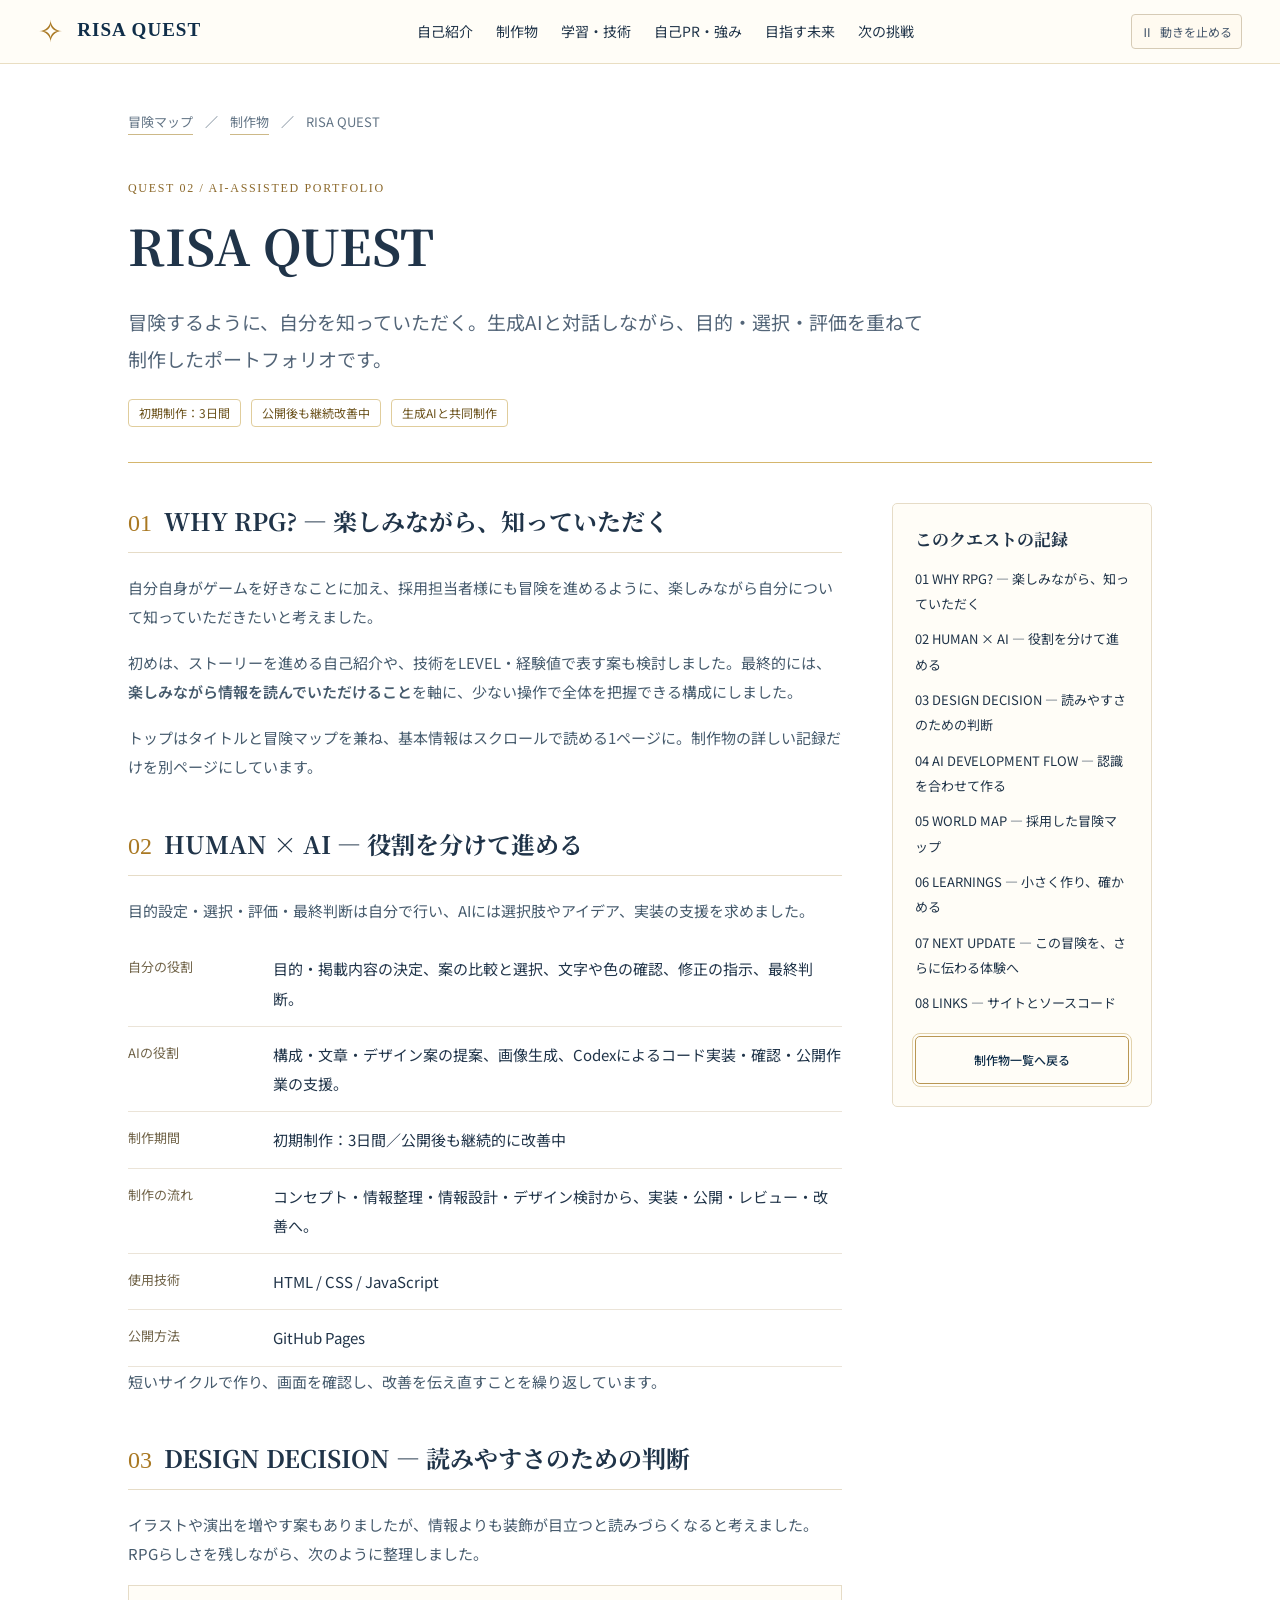
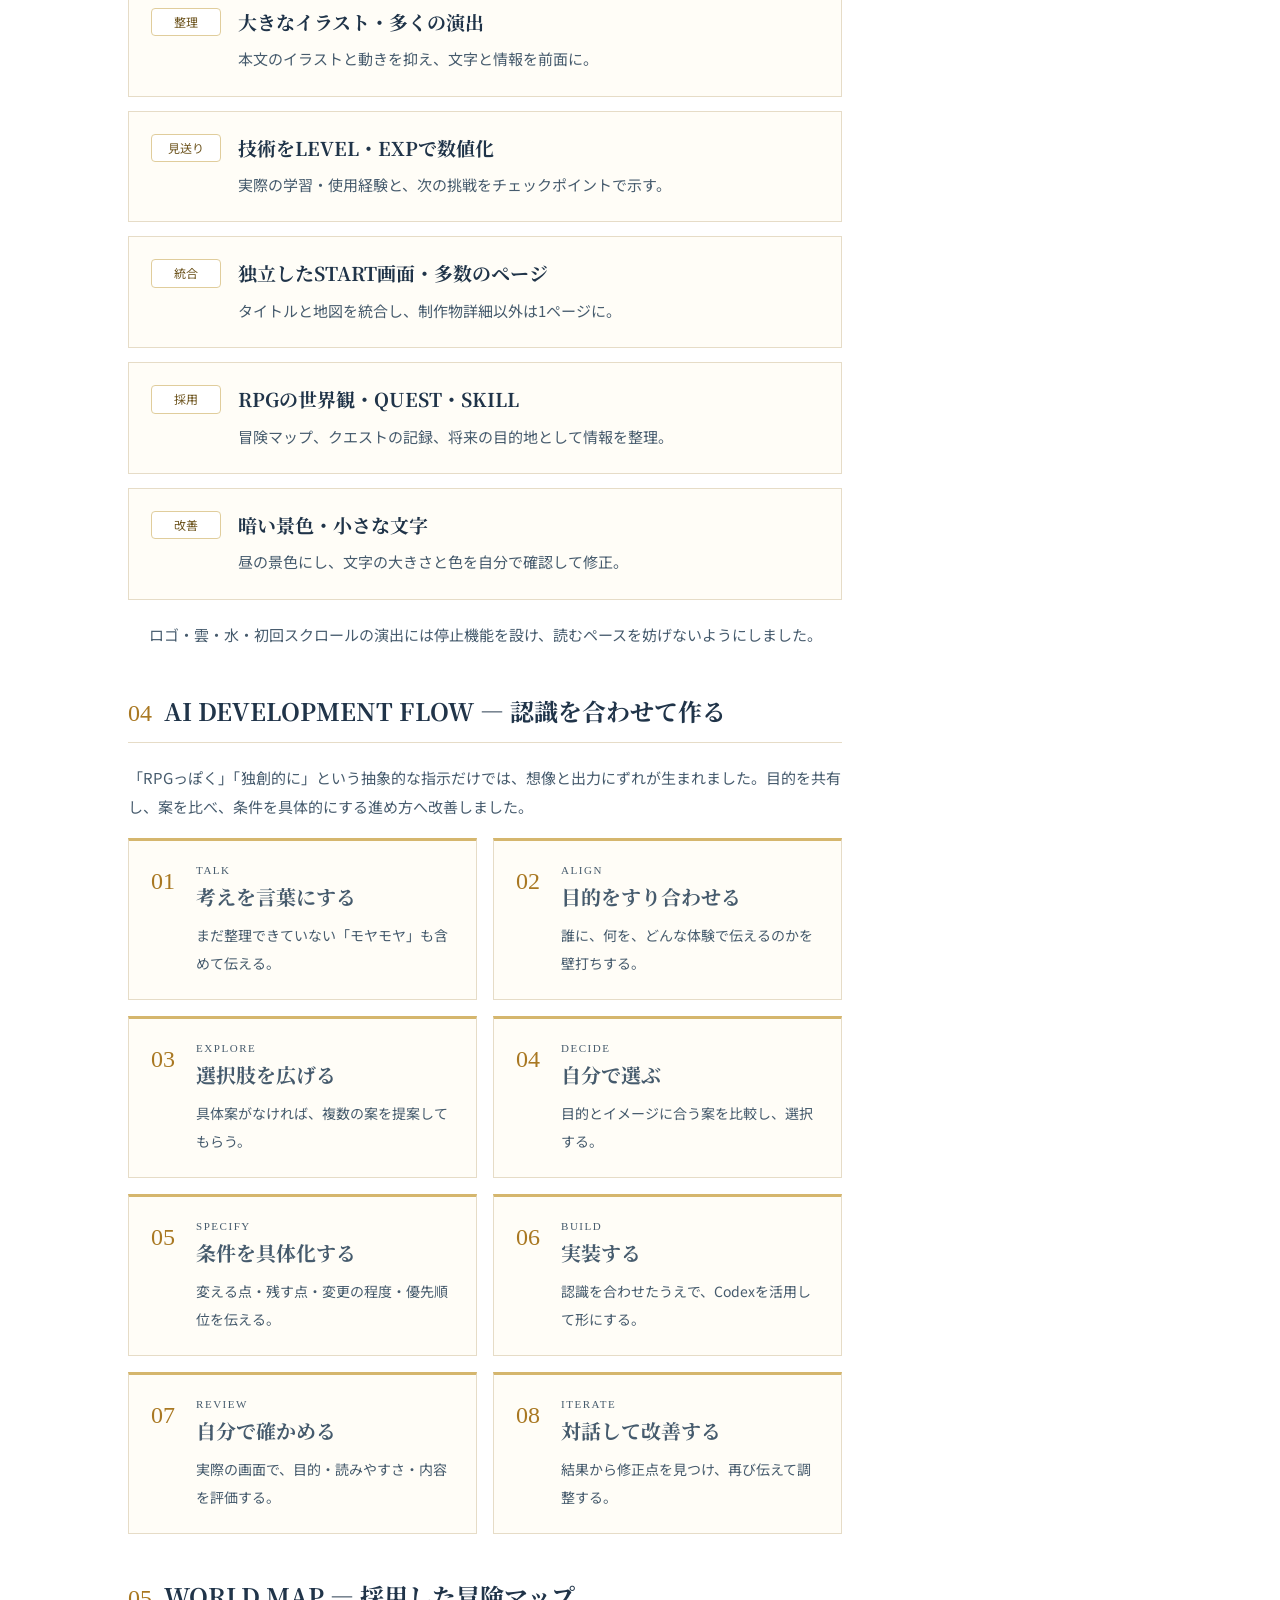
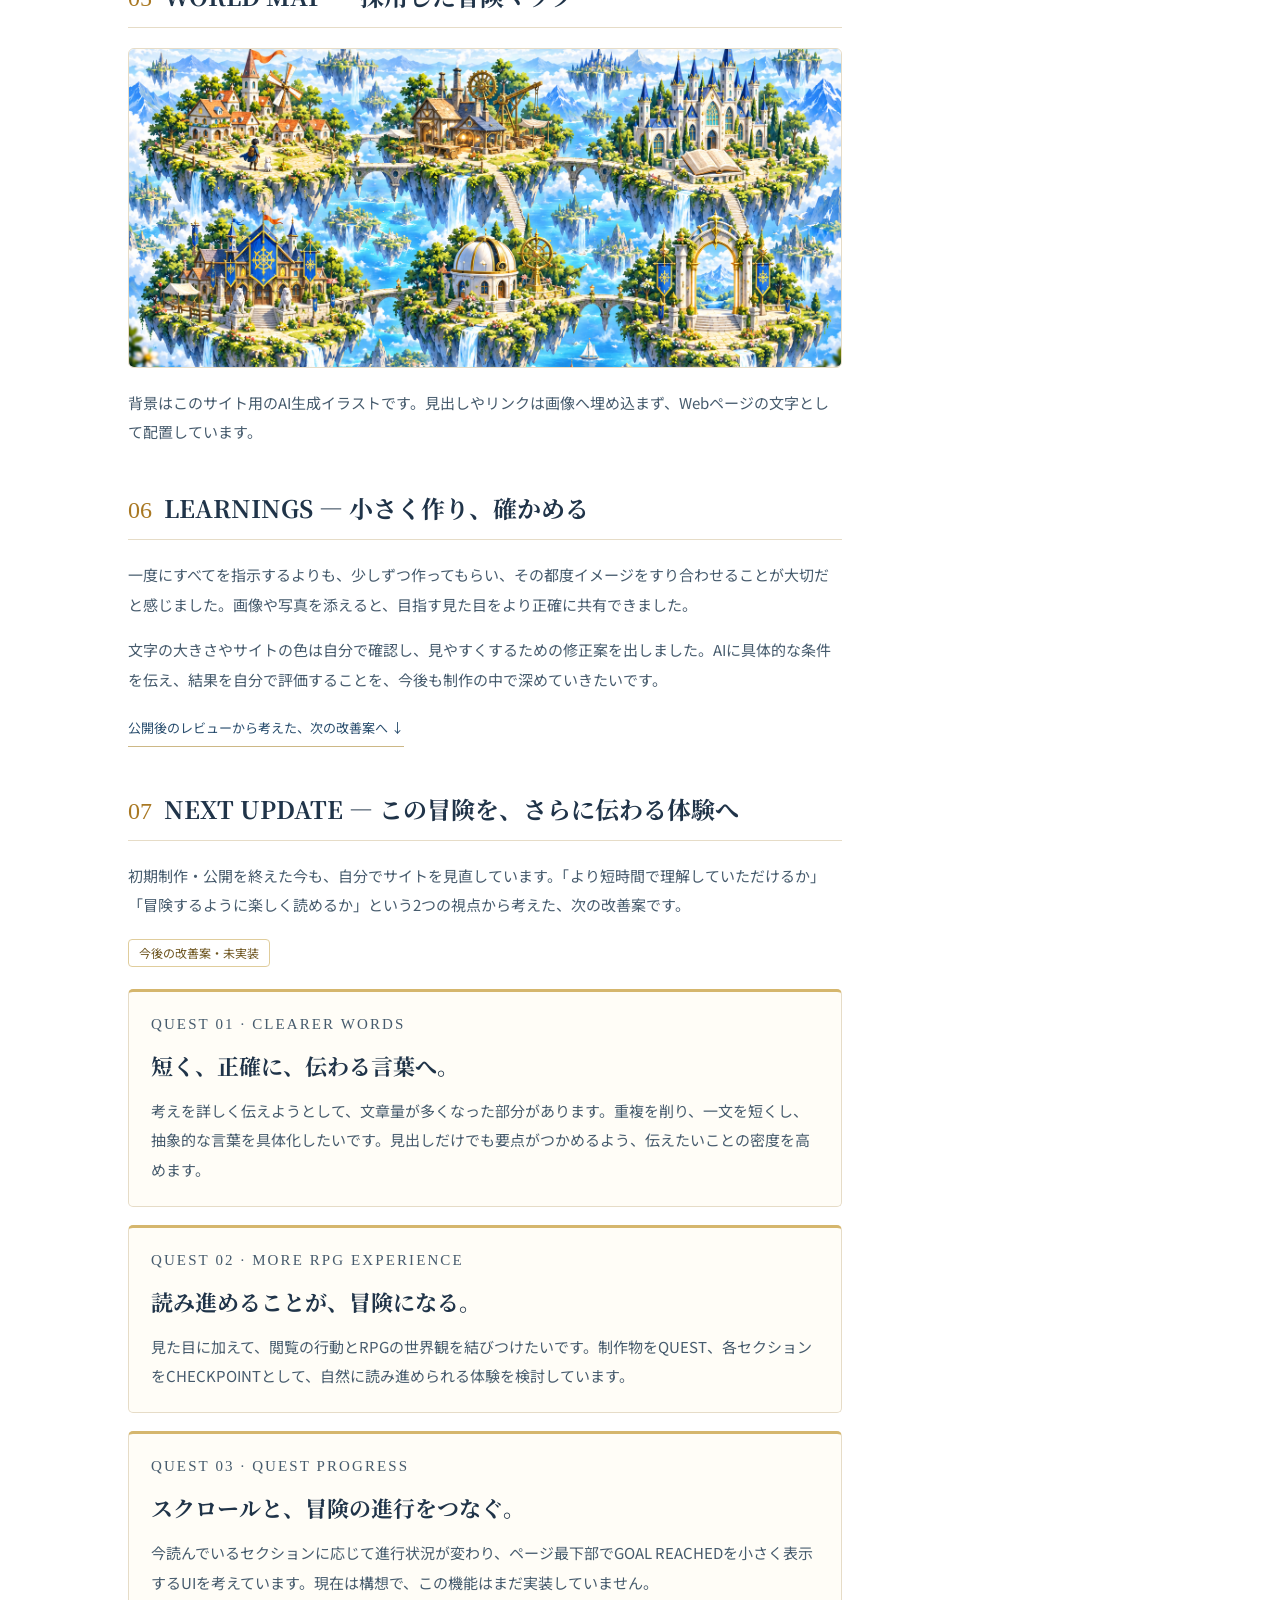
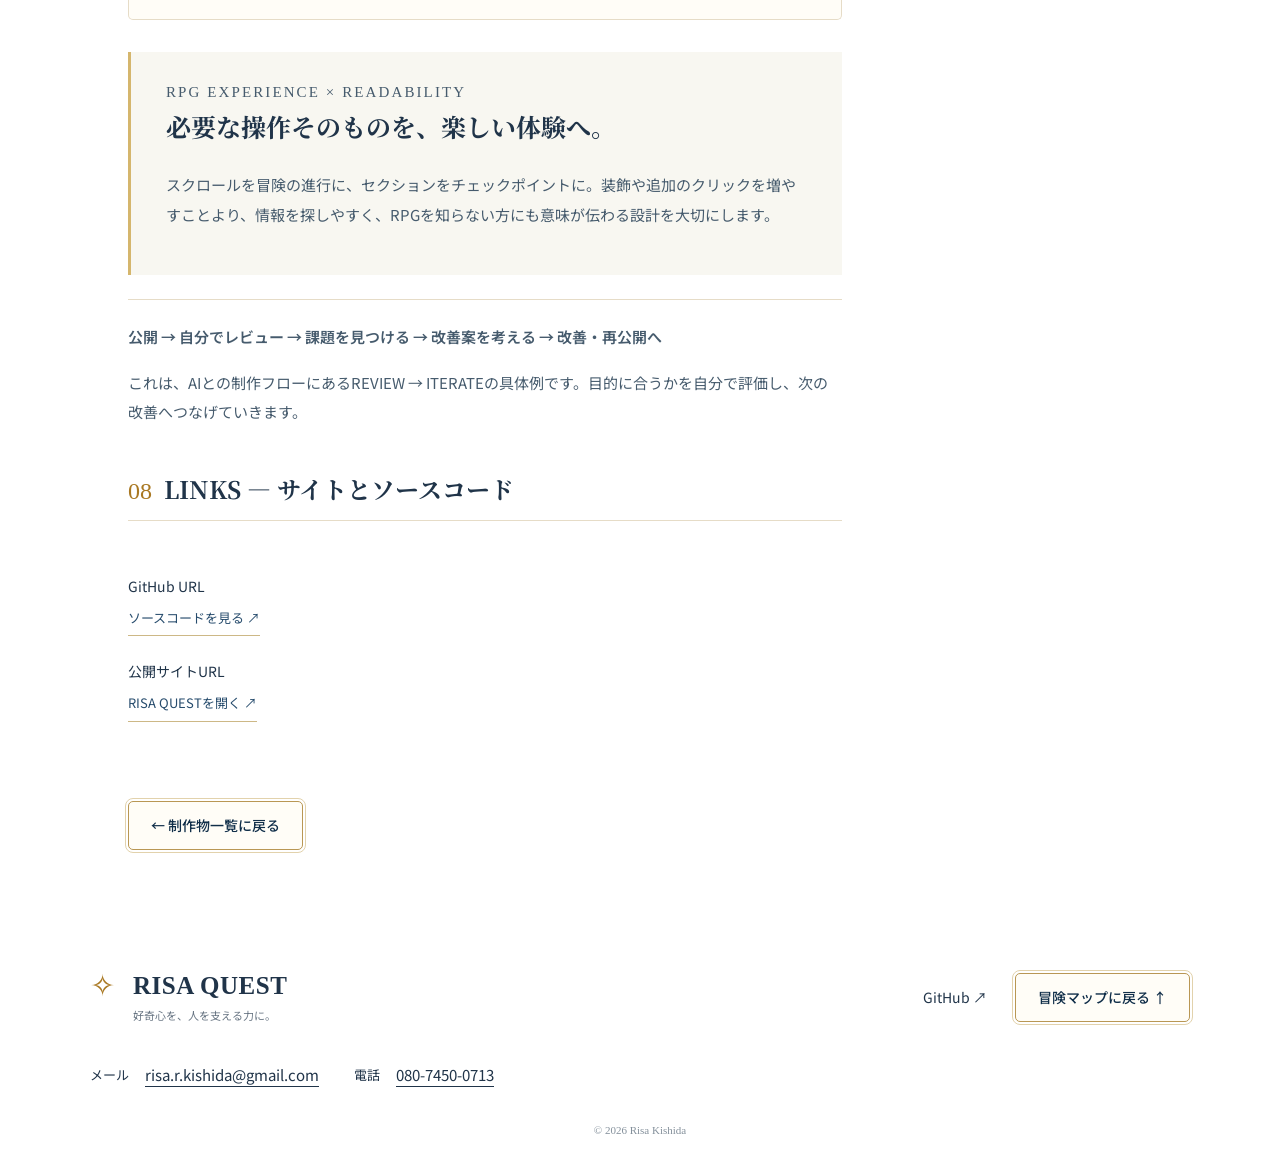
<file: portfolio.html>
<!doctype html><html lang="ja"><head><meta charset="utf-8"><meta name="viewport" content="width=device-width,initial-scale=1"><title>RISA QUEST | RISA QUEST</title><meta name="description" content="筑波大学情報学群情報科学類2年・岸田理沙の制作と学びの記録。好奇心を、人を支える力に。"><meta name="theme-color" content="#102e49"><meta property="og:title" content="RISA QUEST | RISA QUEST"><meta property="og:description" content="筑波大学で情報科学を学ぶ岸田理沙のポートフォリオ。福祉 × 情報 × AIの未来へ。"><meta property="og:type" content="website"><link rel="icon" href="data:image/svg+xml,%3Csvg xmlns='http://www.w3.org/2000/svg' viewBox='0 0 40 40'%3E%3Crect width='40' height='40' rx='9' fill='%23102e49'/%3E%3Cpath d='M20 3 24 16 37 20 24 24 20 37 16 24 3 20 16 16Z' fill='%23dfb965'/%3E%3C/svg%3E"><link rel="stylesheet" href="style.css"><script src="script.js" defer></script></head><body><a class="skip-link" href="#detail-content">本文へスキップ</a><header class="site-header"><a class="small-brand" href="index.html#top"><span aria-hidden="true">✧</span> RISA QUEST</a><nav class="desktop-nav" aria-label="セクション"><a href="index.html#about">自己紹介</a><a href="index.html#works">制作物</a><a href="index.html#skills">学習・技術</a><a href="index.html#strengths">自己PR・強み</a><a href="index.html#future">目指す未来</a><a href="index.html#next">次の挑戦</a></nav><div class="header-actions"><button class="motion-toggle" type="button" aria-pressed="false" aria-label="アニメーションを停止する"><span aria-hidden="true">Ⅱ</span><span class="motion-label">動きを止める</span></button><button class="menu-toggle" type="button" aria-expanded="false" aria-controls="mobile-nav">メニュー ☰</button></div><nav id="mobile-nav" class="mobile-nav" aria-label="モバイルナビゲーション" hidden><a href="index.html#about">自己紹介</a><a href="index.html#works">制作物</a><a href="index.html#skills">学習・技術</a><a href="index.html#strengths">自己PR・強み</a><a href="index.html#future">目指す未来</a><a href="index.html#next">次の挑戦</a></nav></header><main class="detail-main" id="top"><nav class="breadcrumbs" aria-label="パンくず"><a href="index.html#top">冒険マップ</a><span>／</span><a href="index.html#works">制作物</a><span>／</span><span>RISA QUEST</span></nav><header class="detail-hero"><p class="eyebrow">QUEST 02 / AI-ASSISTED PORTFOLIO</p><h1>RISA QUEST</h1><p class="detail-lead">冒険するように、自分を知っていただく。生成AIと対話しながら、目的・選択・評価を重ねて制作したポートフォリオです。</p><div class="detail-meta"><span class="badge outline">初期制作：3日間</span><span class="badge outline">公開後も継続改善中</span><span class="badge outline">生成AIと共同制作</span></div></header><div class="detail-layout"><div class="detail-content" id="detail-content"><section id="purpose" class="detail-section reveal"><h2><span>01</span>WHY RPG? — 楽しみながら、知っていただく</h2><p>自分自身がゲームを好きなことに加え、採用担当者様にも冒険を進めるように、楽しみながら自分について知っていただきたいと考えました。</p><p>初めは、ストーリーを進める自己紹介や、技術をLEVEL・経験値で表す案も検討しました。最終的には、<strong>楽しみながら情報を読んでいただけること</strong>を軸に、少ない操作で全体を把握できる構成にしました。</p><p>トップはタイトルと冒険マップを兼ね、基本情報はスクロールで読める1ページに。制作物の詳しい記録だけを別ページにしています。</p></section><section id="role" class="detail-section reveal"><h2><span>02</span>HUMAN × AI — 役割を分けて進める</h2><p>目的設定・選択・評価・最終判断は自分で行い、AIには選択肢やアイデア、実装の支援を求めました。</p><dl class="facts-table"><div><dt>自分の役割</dt><dd>目的・掲載内容の決定、案の比較と選択、文字や色の確認、修正の指示、最終判断。</dd></div><div><dt>AIの役割</dt><dd>構成・文章・デザイン案の提案、画像生成、Codexによるコード実装・確認・公開作業の支援。</dd></div><div><dt>制作期間</dt><dd>初期制作：3日間／公開後も継続的に改善中</dd></div><div><dt>制作の流れ</dt><dd>コンセプト・情報整理・情報設計・デザイン検討から、実装・公開・レビュー・改善へ。</dd></div><div><dt>使用技術</dt><dd>HTML / CSS / JavaScript</dd></div><div><dt>公開方法</dt><dd>GitHub Pages</dd></div></dl><p>短いサイクルで作り、画面を確認し、改善を伝え直すことを繰り返しています。</p></section><section id="process" class="detail-section reveal"><h2><span>03</span>DESIGN DECISION — 読みやすさのための判断</h2><p>イラストや演出を増やす案もありましたが、情報よりも装飾が目立つと読みづらくなると考えました。RPGらしさを残しながら、次のように整理しました。</p><div class="rq-decisions"><article class="rq-decision"><span class="badge outline">整理</span><div><h3>大きなイラスト・多くの演出</h3><p>本文のイラストと動きを抑え、文字と情報を前面に。</p></div></article><article class="rq-decision"><span class="badge outline">見送り</span><div><h3>技術をLEVEL・EXPで数値化</h3><p>実際の学習・使用経験と、次の挑戦をチェックポイントで示す。</p></div></article><article class="rq-decision"><span class="badge outline">統合</span><div><h3>独立したSTART画面・多数のページ</h3><p>タイトルと地図を統合し、制作物詳細以外は1ページに。</p></div></article><article class="rq-decision"><span class="badge outline">採用</span><div><h3>RPGの世界観・QUEST・SKILL</h3><p>冒険マップ、クエストの記録、将来の目的地として情報を整理。</p></div></article><article class="rq-decision"><span class="badge outline">改善</span><div><h3>暗い景色・小さな文字</h3><p>昼の景色にし、文字の大きさと色を自分で確認して修正。</p></div></article></div><p class="section-note">ロゴ・雲・水・初回スクロールの演出には停止機能を設け、読むペースを妨げないようにしました。</p></section><section id="ai-flow" class="detail-section reveal"><h2><span>04</span>AI DEVELOPMENT FLOW — 認識を合わせて作る</h2><p>「RPGっぽく」「独創的に」という抽象的な指示だけでは、想像と出力にずれが生まれました。目的を共有し、案を比べ、条件を具体的にする進め方へ改善しました。</p><ol class="rq-ai-flow"><li><span class="rq-flow-number">01</span><div><p class="eyebrow">TALK</p><h3>考えを言葉にする</h3><p>まだ整理できていない「モヤモヤ」も含めて伝える。</p></div></li><li><span class="rq-flow-number">02</span><div><p class="eyebrow">ALIGN</p><h3>目的をすり合わせる</h3><p>誰に、何を、どんな体験で伝えるのかを壁打ちする。</p></div></li><li><span class="rq-flow-number">03</span><div><p class="eyebrow">EXPLORE</p><h3>選択肢を広げる</h3><p>具体案がなければ、複数の案を提案してもらう。</p></div></li><li><span class="rq-flow-number">04</span><div><p class="eyebrow">DECIDE</p><h3>自分で選ぶ</h3><p>目的とイメージに合う案を比較し、選択する。</p></div></li><li><span class="rq-flow-number">05</span><div><p class="eyebrow">SPECIFY</p><h3>条件を具体化する</h3><p>変える点・残す点・変更の程度・優先順位を伝える。</p></div></li><li><span class="rq-flow-number">06</span><div><p class="eyebrow">BUILD</p><h3>実装する</h3><p>認識を合わせたうえで、Codexを活用して形にする。</p></div></li><li><span class="rq-flow-number">07</span><div><p class="eyebrow">REVIEW</p><h3>自分で確かめる</h3><p>実際の画面で、目的・読みやすさ・内容を評価する。</p></div></li><li><span class="rq-flow-number">08</span><div><p class="eyebrow">ITERATE</p><h3>対話して改善する</h3><p>結果から修正点を見つけ、再び伝えて調整する。</p></div></li></ol></section><section id="preview" class="detail-section reveal"><h2><span>05</span>WORLD MAP — 採用した冒険マップ</h2><div class="detail-cover"><img src="adventure-map.png" width="1536" height="1024" alt="六つの場所が橋でつながる、昼の冒険マップ" loading="lazy"></div><p>背景はこのサイト用のAI生成イラストです。見出しやリンクは画像へ埋め込まず、Webページの文字として配置しています。</p></section><section id="learning" class="detail-section reveal"><h2><span>06</span>LEARNINGS — 小さく作り、確かめる</h2><p>一度にすべてを指示するよりも、少しずつ作ってもらい、その都度イメージをすり合わせることが大切だと感じました。画像や写真を添えると、目指す見た目をより正確に共有できました。</p><p>文字の大きさやサイトの色は自分で確認し、見やすくするための修正案を出しました。AIに具体的な条件を伝え、結果を自分で評価することを、今後も制作の中で深めていきたいです。</p><p><a class="inline-link" href="#next-update">公開後のレビューから考えた、次の改善案へ ↓</a></p></section><section id="next-update" class="detail-section reveal"><h2><span>07</span>NEXT UPDATE — この冒険を、さらに伝わる体験へ</h2><p>初期制作・公開を終えた今も、自分でサイトを見直しています。「より短時間で理解していただけるか」「冒険するように楽しく読めるか」という2つの視点から考えた、次の改善案です。</p><span class="badge outline">今後の改善案・未実装</span><div class="rq-next-updates"><article class="rq-panel"><p class="eyebrow">QUEST 01 · CLEARER WORDS</p><h3>短く、正確に、伝わる言葉へ。</h3><p>考えを詳しく伝えようとして、文章量が多くなった部分があります。重複を削り、一文を短くし、抽象的な言葉を具体化したいです。見出しだけでも要点がつかめるよう、伝えたいことの密度を高めます。</p></article><article class="rq-panel"><p class="eyebrow">QUEST 02 · MORE RPG EXPERIENCE</p><h3>読み進めることが、冒険になる。</h3><p>見た目に加えて、閲覧の行動とRPGの世界観を結びつけたいです。制作物をQUEST、各セクションをCHECKPOINTとして、自然に読み進められる体験を検討しています。</p></article><article class="rq-panel"><p class="eyebrow">QUEST 03 · QUEST PROGRESS</p><h3>スクロールと、冒険の進行をつなぐ。</h3><p>今読んでいるセクションに応じて進行状況が変わり、ページ最下部でGOAL REACHEDを小さく表示するUIを考えています。現在は構想で、この機能はまだ実装していません。</p></article></div><div class="rq-callout"><p class="eyebrow">RPG EXPERIENCE × READABILITY</p><h3>必要な操作そのものを、楽しい体験へ。</h3><p>スクロールを冒険の進行に、セクションをチェックポイントに。装飾や追加のクリックを増やすことより、情報を探しやすく、RPGを知らない方にも意味が伝わる設計を大切にします。</p></div><p class="rq-update-cycle"><strong>公開 → 自分でレビュー → 課題を見つける → 改善案を考える → 改善・再公開へ</strong></p><p>これは、AIとの制作フローにあるREVIEW → ITERATEの具体例です。目的に合うかを自分で評価し、次の改善へつなげていきます。</p></section><section id="links" class="detail-section reveal"><h2><span>08</span>LINKS — サイトとソースコード</h2><dl class="detail-empty"><div><dt>GitHub URL</dt><dd><a class="inline-link" href="https://github.com/risa-zp/risa-quest">ソースコードを見る ↗</a></dd></div><div><dt>公開サイトURL</dt><dd><a class="inline-link" href="https://risa-zp.github.io/risa-quest/">RISA QUESTを開く ↗</a></dd></div></dl></section><a class="button light return-link" href="index.html#works">← 制作物一覧に戻る</a></div><aside class="detail-sidebar"><h2>このクエストの記録</h2><nav aria-label="制作物の目次"><a href="#purpose">01 WHY RPG? — 楽しみながら、知っていただく</a><a href="#role">02 HUMAN × AI — 役割を分けて進める</a><a href="#process">03 DESIGN DECISION — 読みやすさのための判断</a><a href="#ai-flow">04 AI DEVELOPMENT FLOW — 認識を合わせて作る</a><a href="#preview">05 WORLD MAP — 採用した冒険マップ</a><a href="#learning">06 LEARNINGS — 小さく作り、確かめる</a><a href="#next-update">07 NEXT UPDATE — この冒険を、さらに伝わる体験へ</a><a href="#links">08 LINKS — サイトとソースコード</a></nav><a class="button light" href="index.html#works">制作物一覧へ戻る</a></aside></div></main><footer class="site-footer" id="contact"><div class="footer-brand"><span aria-hidden="true">✧</span><strong>RISA QUEST</strong><p>好奇心を、人を支える力に。</p></div><div class="footer-links"><a href="https://github.com/risa-zp" target="_blank" rel="noopener noreferrer">GitHub ↗</a><a class="button light" href="index.html#top">冒険マップに戻る ↑</a></div><dl class="footer-contact"><div><dt>メール</dt><dd><a href="mailto:risa.r.kishida@gmail.com">risa.r.kishida@gmail.com</a></dd></div><div><dt>電話</dt><dd><a href="tel:08074500713">080-7450-0713</a></dd></div></dl><p class="copyright">© 2026 Risa Kishida</p></footer><a class="back-map" href="index.html#top" aria-label="冒険マップに戻る"><span aria-hidden="true">✧</span>MAP ↑</a></body></html>
</file>
<file: style.css>
@import url('https://fonts.googleapis.com/css2?family=Noto+Sans+JP:wght@400;500;600;700&family=Noto+Serif+JP:wght@500;600;700&display=swap');
:root{--navy:#102e49;--gold:#a97822;--gold-light:#d5b66d;--paper:#fffdf7;--ink:#203449;--muted:#566777;--line:#e6dcc7;--serif:'Noto Serif JP','Yu Mincho',serif;--sans:'Noto Sans JP','Yu Gothic',sans-serif}*{box-sizing:border-box}html{scroll-behavior:smooth;scroll-padding-top:90px}body{margin:0;background:#fff;color:var(--ink);font:16px/1.95 var(--sans);overflow-wrap:anywhere}a{color:inherit;text-decoration:none}button{font:inherit;cursor:pointer}a,button{-webkit-tap-highlight-color:transparent}a:focus-visible,button:focus-visible,summary:focus-visible{outline:3px solid #c58018;outline-offset:5px}h1,h2,h3,h4,p,dl{margin-top:0}h1,h2,h3{font-family:var(--serif);line-height:1.5}p{margin-bottom:1.1em}img{display:block;max-width:100%}strong{font-weight:600}.skip-link{position:fixed;top:-90px;left:12px;z-index:100;background:white;padding:12px;border:1px solid var(--gold)}.skip-link:focus{top:10px}.site-header{position:sticky;top:0;z-index:40;min-height:64px;padding:10px 3%;display:flex;align-items:center;gap:20px;justify-content:space-between;background:#fffdf7f2;border-bottom:1px solid #cbb47b6b;backdrop-filter:blur(12px)}.small-brand{font:600 19px Georgia,serif;letter-spacing:.055em;white-space:nowrap;color:var(--navy)}.small-brand>span{font:30px/1 Georgia,serif;color:var(--gold);vertical-align:middle;margin-right:7px}.desktop-nav{display:flex;gap:23px;font-size:14px;align-items:center}.desktop-nav a{position:relative;padding:5px 0;white-space:nowrap}.desktop-nav a::after{content:'';position:absolute;bottom:0;left:0;right:0;height:2px;background:var(--gold);transform:scaleX(0);transition:transform .25s}.desktop-nav a:hover::after,.desktop-nav a[aria-current=location]::after{transform:scaleX(1)}.header-actions{display:flex;align-items:center;gap:12px}.motion-toggle{border:1px solid #d6cbb6;background:#fffaf0;color:#425469;border-radius:4px;padding:5px 9px;font-size:12px;display:flex;align-items:center;gap:7px;white-space:nowrap}.motion-toggle[aria-pressed=true]{background:#e9edf0}.menu-toggle{display:none}.mobile-nav[hidden]{display:none}.mobile-nav{display:grid;grid-template-columns:1fr 1fr;gap:8px;position:absolute;top:100%;left:0;right:0;background:#fffdf7;padding:20px 5%;border-bottom:1px solid var(--gold-light);box-shadow:0 10px 20px #13293d12}.mobile-nav a{font-size:14px;padding:10px;border:1px solid var(--line)}
.map-hero{background:#d6effb}.world-scene{position:relative;width:100%;max-width:1800px;margin:auto;aspect-ratio:1.5;overflow:hidden;isolation:isolate}.map-image{width:100%;height:100%;object-fit:cover}.hero-title{position:absolute;top:1%;left:10%;right:10%;text-align:center;color:#09274a;z-index:5;background:radial-gradient(ellipse,#ffffffed 10%,#ffffffc2 40%,#ffffff00 72%);padding:8px 0 30px}.hero-kicker{font:12px/1.4 Georgia,serif;letter-spacing:.23em;margin-bottom:0}.hero-title h1{font:500 clamp(45px,7.3vw,124px)/1.03 Georgia,serif;letter-spacing:-.035em;display:flex;justify-content:center;align-items:center;margin:0;text-shadow:0 1px #fff,0 3px 16px #ffffffc9;white-space:nowrap}.logo-word{position:relative;display:inline-block;animation:logo-reveal 1.1s cubic-bezier(.2,.7,.2,1) both}.logo-word::after{content:'';position:absolute;inset:0;background:linear-gradient(100deg,transparent 35%,#ffe7a77a 50%,transparent 65%);mix-blend-mode:overlay;transform:translateX(-130%);animation:logo-glint 1.2s .75s both;pointer-events:none}.logo-compass{font-size:1.15em;line-height:1;color:#987324;margin-right:9px;text-shadow:1px 1px #fff}.tagline{font-family:var(--serif);font-size:clamp(16px,2.1vw,32px);font-weight:600;letter-spacing:.1em;line-height:1.6;margin:10px 0 6px}.hero-profile{font-size:clamp(12px,1.12vw,17px);letter-spacing:.045em;margin:0}.hero-profile>span{color:var(--gold);margin:0 8px}.sky-motion{position:absolute;inset:0 0 78%;pointer-events:none;z-index:1;overflow:hidden}.sky-motion span{position:absolute;left:-30%;width:75%;height:100%;opacity:.3;filter:blur(9px);background:radial-gradient(ellipse at 40% 35%,#fff 0%,#ffffffcf 20%,transparent 62%);animation:cloud-drift 45s linear infinite}.sky-motion span:nth-child(2){animation-duration:65s;animation-delay:-25s;width:85%;opacity:.25;top:10%}.water-effects{position:absolute;inset:0;pointer-events:none;z-index:2}.water{position:absolute;overflow:hidden;mix-blend-mode:screen;opacity:.65;mask-image:linear-gradient(transparent,#000 20%,#000 75%,transparent);filter:blur(1px)}.water::after{content:'';position:absolute;inset:-100% 0;background:repeating-linear-gradient(174deg,transparent 0 11px,#ffffff73 13px,#d6fbff80 16px,transparent 22px);animation:water-flow 2.2s linear infinite}.water-1{left:18%;top:43%;width:2.1%;height:11%}.water-2{left:44.5%;top:43.5%;width:2.6%;height:13%}.water-3{left:77%;top:47%;width:2.5%;height:10%}.water-4{left:24.7%;top:79%;width:2%;height:11%}.water-5{left:46.3%;top:76%;width:2.2%;height:15%}.water-6{left:86.5%;top:81%;width:2%;height:10%}.water:nth-child(even)::after{animation-delay:-1s}.destination{position:absolute;z-index:6;transform:translate(-50%,-50%);background:linear-gradient(125deg,#fffefa,#fff9e9);border:1px solid #b68932;outline:1px solid #dabb76;outline-offset:3px;border-radius:8px 2px 8px 2px;box-shadow:0 5px 18px #102d4033;padding:10px 22px 12px;min-width:175px;display:grid;grid-template-columns:1fr auto;column-gap:12px;color:var(--navy);transition:box-shadow .25s,translate .25s,background .25s}.destination-number{font:26px/1 Georgia,serif;color:#946817;grid-column:1/-1}.destination-title{font-family:var(--serif);font-weight:700;font-size:clamp(17px,1.8vw,28px);line-height:1.5;white-space:nowrap}.destination-arrow{font-size:21px;align-self:center}.destination-sub{grid-column:1/-1;font-size:11px;color:#6f685a;letter-spacing:.06em}.destination:hover,.destination:focus-visible{translate:0 -5px;background:#fff;box-shadow:0 0 0 4px #e7c36c5c,0 10px 26px #132f4359}.destination-1{left:22%;top:43%}.destination-2{left:51%;top:43%}.destination-3{left:82%;top:43%}.destination-4{left:23%;top:77%}.destination-5{left:51%;top:77%}.destination-6{left:82%;top:77%}.map-caption{position:relative;display:flex;align-items:center;justify-content:center;gap:18px;background:#fffdf7;border-top:1px solid var(--gold-light);border-bottom:1px solid var(--gold-light);padding:15px 20px}.map-caption>span{font:30px/1 Georgia,serif;color:var(--gold)}.map-caption p{margin:0;font-size:14px;letter-spacing:.08em}.map-caption a{display:grid;place-items:center;width:32px;height:32px;color:var(--gold);font-size:23px;animation:scroll-hint 2.5s ease-in-out infinite}.draft-note{max-width:1150px;padding:28px 25px 0;margin:auto;color:#61717e;font-size:12px;display:flex;align-items:center;gap:12px}.draft-note>span{font:10px/1.4 Georgia,serif;letter-spacing:.12em;border:1px solid #c6ced2;padding:4px 8px;color:#476073}
.chapter{max-width:1150px;margin:auto;padding:72px 25px 60px;position:relative}.chapter::after{content:'';position:absolute;left:25px;right:25px;bottom:0;height:1px;background:linear-gradient(90deg,transparent,var(--gold-light) 8%,var(--gold-light) 92%,transparent)}.chapter-heading{display:flex;align-items:center;gap:20px;margin-bottom:32px;position:relative}.chapter-heading::after{content:'';height:1px;flex:1;min-width:20px;background:var(--gold-light);transform-origin:left;transition:transform .7s .15s}.chapter-number{font:54px/1 Georgia,serif;color:var(--gold);border-right:1px solid var(--line);padding-right:20px}.eyebrow{font:11px/1.4 Georgia,serif;letter-spacing:.14em;color:#8c692b;margin-bottom:5px}.chapter-heading h2{font-size:29px;margin:0;color:var(--navy);font-weight:700}.chapter-subtitle{font-size:13px;color:#647080;order:3;white-space:nowrap}.chapter-description{font-size:15px;color:var(--muted);margin:-12px 0 30px}.section-lead{font:600 clamp(22px,2.65vw,34px)/1.7 var(--serif);color:var(--navy);margin-bottom:22px}.profile-intro{text-align:center;padding:12px 0 18px}.profile-intro>p:not(.section-lead){font-size:16px;line-height:2.1;color:#465b6d}.profile-stats{display:grid;grid-template-columns:repeat(3,1fr);gap:18px;margin:15px 0 30px}.profile-stats>div{background:linear-gradient(120deg,#fcfaf5,#fffcf5);border:1px solid var(--line);border-radius:6px;padding:24px}.profile-stats dt{font-size:13px;color:#6f664f;display:flex;gap:14px;align-items:center}.profile-stats dt>span{font:28px/1 Georgia,serif;color:var(--gold)}.profile-stats dd{margin:10px 0 0 42px;font:600 23px/1.65 var(--serif);color:var(--navy)}.profile-stats small{font:400 14px/1.7 var(--sans)}.interest-field{display:flex;gap:25px;align-items:flex-start;padding:15px 0}.interest-field h3{font:500 14px/1.8 var(--sans);white-space:nowrap;margin-top:5px}.tags{display:flex;flex-wrap:wrap;gap:8px}.tags span{background:#f5f1e8;padding:5px 12px;border-radius:30px;font-size:13px;color:#43546a}.additional-fields{border-top:1px dashed var(--line);margin-top:20px}.additional-fields summary{padding:15px 0;font-size:14px;cursor:pointer;color:var(--muted)}.blank{min-height:40px;border-bottom:1px dashed #d9d1c1;margin:0;background:linear-gradient(0deg,#faf8f43b,transparent);border-radius:1px}.blank::after{content:'\00a0';visibility:hidden}.project-grid{display:grid;grid-template-columns:1fr 1fr;gap:28px}.quest-card{border:1px solid var(--line);border-radius:7px;padding:26px;background:linear-gradient(130deg,#fff,#fffdf7);display:flex;flex-direction:column;position:relative;overflow:hidden}.quest-card-top{display:flex;align-items:center;justify-content:space-between;gap:10px;margin-bottom:20px}.quest-card-top .eyebrow{margin:0}.badge{display:inline-block;border:1px solid #e0cd9c;color:#6d541e;background:#f8f0d9;border-radius:4px;padding:3px 10px;font-size:12px;line-height:1.7}.badge.outline{background:#fff}.project-visual{height:168px;border-radius:5px;overflow:hidden;position:relative;margin-bottom:23px}.calendar-visual{background:linear-gradient(125deg,#e4eff4,#f6f8f4);display:grid;place-items:center;padding:13px 55px}.calendar-mini{width:100%;max-width:290px;background:white;border:1px solid #ccdae2;border-radius:5px;padding:9px 12px;box-shadow:0 5px 12px #1837480c}.calendar-mini-head{display:flex;justify-content:space-between;font:10px/1.5 Georgia,serif;letter-spacing:.1em;color:#294f6c}.calendar-days{text-align:center;color:#7f929e;font-size:9px;margin-top:5px;word-spacing:3px}.calendar-grid{display:grid;grid-template-columns:repeat(7,1fr);gap:5px;margin-top:5px}.calendar-grid i{height:17px;border-radius:2px;background:#f3f6f8}.calendar-grid i.event{background:#bcd2dc}.calendar-grid i.event:nth-child(n+18){background:#e9d7b0}.visual-caption{position:absolute;bottom:5px;right:10px;font-size:10px;color:#627888}.portfolio-visual img{width:100%;height:100%;object-fit:cover;object-position:center 52%}.portfolio-visual>span{position:absolute;left:0;right:0;top:28%;text-align:center;font:700 35px/1.4 Georgia,serif;color:var(--navy);text-shadow:0 1px 0 white,0 0 25px white;background:linear-gradient(90deg,transparent,#ffffffbd,transparent)}.quest-card h3{font-size:25px;color:var(--navy);margin-bottom:14px}.quest-card>p{font-size:15px;color:#4e6070;line-height:1.95}.project-facts{font-size:13px;margin:8px 0 25px}.project-facts>div{display:grid;grid-template-columns:80px 1fr;gap:12px;padding:6px 0;border-bottom:1px solid #e8e2d7}.project-facts dt{color:#71644a}.project-facts dd{margin:0}.button{display:inline-flex;align-items:center;justify-content:center;gap:20px;background:var(--navy);color:white;border:1px solid #b99754;outline:1px solid #e2d2ac;outline-offset:2px;border-radius:5px;min-height:48px;padding:10px 22px;font-size:14px;font-weight:500;transition:background .2s,translate .2s}.button:hover{background:#214d6b;translate:0 -2px}.button>span{margin-left:auto}.quest-card .button{margin-top:auto}.button.light{background:#fffdf7;color:var(--navy)}.button.light:hover{background:#f7edd7}.section-note{font-size:13px;color:#64737f;text-align:center;margin:20px 0 0}.skill-description{display:flex;align-items:center;justify-content:space-between;gap:20px;margin-bottom:25px}.skill-description p{margin:0;font-size:15px;color:var(--muted)}.checkpoint-legend{display:flex;gap:20px;white-space:nowrap}.checkpoint-legend span{font-size:12px;color:#8b6421}.skill-grid{display:grid;grid-template-columns:repeat(3,1fr);gap:20px}.skill-card{border:1px solid var(--line);border-radius:6px;padding:24px 22px;background:linear-gradient(135deg,#fff,#fffdf7)}.skill-card-heading{display:flex;align-items:center;gap:10px;border-bottom:1px solid var(--line);padding-bottom:15px;margin-bottom:20px}.skill-card h3{font:600 20px/1.5 Georgia,var(--serif);margin:0}.skill-emblem{font-size:26px;color:var(--navy);line-height:1}.checkpoints{list-style:none;margin:0;padding:0}.checkpoints li{display:flex;gap:12px;position:relative;margin-left:4px;padding-bottom:21px;font-size:15px;line-height:1.7}.checkpoints li::before{content:'';position:absolute;left:10px;top:21px;bottom:0;width:1px;background:#d6b97c}.checkpoints li:last-child::before{display:none}.check-symbol{display:grid;place-items:center;border-radius:50%;flex-shrink:0;width:22px;height:22px;background:#fcf5e6;color:#9d6b17;font-size:18px;position:relative;z-index:1}.checkpoints small{display:block;font-size:12px;color:#657584;line-height:1.8;margin-top:5px}.inline-link{font-size:13px;color:#274c6d;display:inline-block;border-bottom:1px solid #cdb886;padding:5px 0}.inline-link:hover{color:var(--gold)}.compact-empty{font-size:12px;color:#697784;margin-bottom:0}.compact-empty dd{margin:0}.compact-empty .blank{min-height:28px}.learning-catalog{margin-top:36px;padding:30px;border:1px solid var(--line);background:#fdfbf6;border-radius:6px}.learning-catalog>h3{font-size:23px;margin-bottom:10px}.learning-catalog>p{color:#64717c;font-size:13px}.catalog-grid{display:grid;grid-template-columns:1fr 1fr;gap:20px}.catalog-grid details{border-top:1px solid #e0d5bf}.catalog-grid summary{cursor:pointer;font-size:16px;font-weight:500;padding:13px 0;color:var(--navy)}.catalog-grid dl{margin:0}.catalog-grid dt{font-size:12px;color:#877049;margin:10px 0 5px}.catalog-grid dd{font-size:14px;margin:0;line-height:1.9;color:#465b6c}.catalog-grid details>p{font-size:14px;color:#465b6c}.learning-now{margin-top:28px}.learning-now dl{margin-bottom:0}.learning-now dl>div{display:grid;grid-template-columns:230px 1fr;border-bottom:1px solid #ebe4d8;gap:25px;padding:18px 0}.learning-now dt{font-size:14px;font-weight:500}.learning-now dd{margin:0;font-size:14px;color:#536676}.learning-now .blank{min-height:30px}.ability-grid{display:grid;grid-template-columns:repeat(3,1fr);gap:22px}.ability-card{padding:28px 23px;border:1px solid var(--line);border-radius:6px;background:#fffefa}.ability-icon{font:40px/1.2 Georgia,serif;color:var(--navy)}.ability-card h3{font-size:22px;margin:14px 0 9px}.ability-card>p{font-size:14px;color:#5a6c7c}.evidence-fields{margin:22px 0 0;padding-top:13px;border-top:1px solid var(--line)}.evidence-fields dt{font-size:12px;color:#776647;margin-top:12px}.evidence-fields dd{margin:0}.evidence-fields .blank{min-height:36px}.journey-route{display:grid;grid-template-columns:1fr 24px 1fr 24px 1fr;gap:20px;align-items:start;padding:20px 0 35px}.journey-route article{display:flex;align-items:flex-start;gap:15px}.route-marker{flex-shrink:0;display:grid;place-items:center;width:50px;height:50px;border:2px solid #b18436;border-radius:50%;font:30px/1 Georgia,serif;color:var(--gold);background:white}.route-marker.current{background:var(--navy);color:#fff;border-color:var(--navy)}.route-label{font-size:12px;color:#916822;letter-spacing:.06em;margin-bottom:4px}.journey-route h3{font-size:19px;margin:0 0 9px}.journey-route article p:last-child{font-size:14px;color:#647181;line-height:1.8}.route-connector{height:1px;background:var(--gold-light);position:relative;margin-top:24px;transform-origin:left}.route-connector::after{content:'';position:absolute;right:0;top:-3px;width:7px;height:7px;border-right:1px solid var(--gold);border-top:1px solid var(--gold);rotate:45deg}.future-message{background:#fdfbf5;border:1px solid var(--line);padding:35px 40px;border-radius:6px}.future-message h3{font-size:29px;margin:18px 0 23px;line-height:1.7}.future-message>p{font-size:15px;line-height:2;color:#4a5d6c;max-width:920px}.future-message .tags{margin-top:22px}.quest-letter{background:linear-gradient(135deg,#fffdf7,#fff);border:1px solid var(--gold-light);outline:1px solid #eee4cb;outline-offset:-7px;padding:38px 40px;border-radius:7px}.quest-letter-head{display:flex;align-items:center;gap:18px;margin-bottom:25px}.quest-letter-head>span{font-size:42px;color:var(--gold)}.quest-letter h3{font-size:26px;margin:0}.quest-fields{margin:0}.quest-fields>div{display:grid;grid-template-columns:230px 1fr;gap:25px;padding:14px 0}.quest-fields dt{font-size:14px;color:#655a45;align-self:center}.quest-fields dd{margin:0}.site-footer{max-width:1150px;margin:auto;padding:48px 25px 25px;display:flex;align-items:center;justify-content:space-between;flex-wrap:wrap;gap:25px}.footer-brand{display:grid;grid-template-columns:35px auto;gap:2px 8px;align-items:center}.footer-brand>span{font:30px Georgia,serif;color:var(--gold)}.footer-brand strong{font:600 25px Georgia,serif;letter-spacing:.02em}.footer-brand p{grid-column:2;font-size:11px;color:#687583;margin:0}.footer-links{display:flex;align-items:center;gap:28px;font-size:14px}.footer-contact{width:100%;margin:0;font-size:12px;color:#61717f}.footer-contact>div{display:flex;align-items:center;gap:30px}.footer-contact dd{margin:0;width:250px}.footer-contact .blank{min-height:24px}.copyright{width:100%;text-align:center;font:11px/1.5 Georgia,serif;color:#84909b;margin:0}.back-map{position:fixed;z-index:30;right:22px;bottom:22px;background:#fffdf7ee;border:1px solid var(--gold-light);box-shadow:0 2px 12px #132f4317;width:52px;height:62px;border-radius:5px;display:flex;flex-direction:column;align-items:center;justify-content:center;gap:2px;opacity:0;visibility:hidden;translate:0 10px;transition:opacity .2s,translate .2s,visibility .2s;font:10px/1.4 Georgia,serif}.back-map.visible{opacity:1;visibility:visible;translate:0 0}.back-map span{font:28px/1 Georgia,serif;color:var(--gold)}.mobile-break{display:none}
.reveal{transition:opacity .55s ease,translate .55s cubic-bezier(.2,.65,.2,1)}.reveal.is-pending{opacity:0;translate:0 20px}.reveal.is-visible{opacity:1;translate:0 0}.chapter-heading.is-pending::after{transform:scaleX(0)}.chapter-heading.is-visible::after{transform:scaleX(1)}.stagger>.reveal:nth-child(2){transition-delay:.09s}.stagger>.reveal:nth-child(3){transition-delay:.18s}.skill-card.is-visible .check-symbol{animation:check-in .45s both}.skill-card.is-visible li:nth-child(2) .check-symbol{animation-delay:.14s}.skill-card.is-visible li:nth-child(3) .check-symbol{animation-delay:.28s}.journey-route.is-visible .route-connector{animation:route-draw .65s .15s both}.journey-route.is-visible .route-connector:nth-of-type(2){animation-delay:.4s}.quest-card.is-visible{animation:card-glow 1.1s .35s both}.quest-letter.is-visible .quest-letter-head{animation:letter-glow 1s .3s both}@keyframes logo-reveal{from{clip-path:inset(0 50%)}to{clip-path:inset(0 0)}}@keyframes logo-glint{to{transform:translateX(130%)}}@keyframes cloud-drift{from{transform:translateX(0)}to{transform:translateX(200%)}}@keyframes water-flow{from{transform:translateY(0)}to{transform:translateY(44px)}}@keyframes scroll-hint{50%{transform:translateY(4px)}}@keyframes check-in{from{opacity:0;transform:scale(.7)}to{opacity:1;transform:scale(1)}}@keyframes route-draw{from{transform:scaleX(0)}to{transform:scaleX(1)}}@keyframes card-glow{50%{box-shadow:0 0 0 2px #dfbf6b45,0 5px 22px #ba8d3010}}@keyframes letter-glow{50%{filter:drop-shadow(0 0 6px #dbb9575e)}}.motion-paused *,.motion-paused *::before,.motion-paused *::after{animation:none!important;transition:none!important}.motion-paused{scroll-behavior:auto}.motion-paused .reveal{opacity:1!important;translate:none!important}.motion-paused .logo-word{clip-path:none!important}.motion-paused .logo-word::after{display:none}.motion-paused .sky-motion{display:none}.scene-offscreen .sky-motion span,.scene-offscreen .water::after{animation-play-state:paused}
.detail-main{max-width:1080px;margin:auto;padding:45px 28px 70px}.breadcrumbs{display:flex;gap:12px;font-size:13px;color:#637586;margin-bottom:35px;flex-wrap:wrap}.breadcrumbs a{border-bottom:1px solid #cdb988}.detail-hero{border-bottom:1px solid var(--gold-light);padding:10px 0 35px}.detail-hero .eyebrow{font-size:12px}.detail-hero h1{font-size:clamp(30px,4.5vw,49px);margin:12px 0 20px;line-height:1.5}.detail-lead{font-size:19px;color:#536578;max-width:800px}.detail-meta{display:flex;flex-wrap:wrap;gap:10px;margin-top:22px}.detail-layout{display:grid;grid-template-columns:1fr 260px;gap:50px;align-items:start;margin-top:40px}.detail-content{min-width:0}.detail-section{margin-bottom:44px;scroll-margin-top:100px}.detail-section h2{font-size:24px;border-bottom:1px solid var(--line);padding-bottom:13px;margin-bottom:20px}.detail-section h2>span{font:24px Georgia,serif;color:var(--gold);margin-right:12px}.detail-section p,.detail-section li{font-size:15px;color:#465b6d}.detail-section ul{padding-left:22px}.detail-sidebar{position:sticky;top:90px;border:1px solid var(--line);background:#fffdf7;padding:22px;border-radius:5px}.detail-sidebar h2{font-size:17px;margin-bottom:14px}.detail-sidebar nav{display:flex;flex-direction:column;gap:10px;font-size:13px}.detail-sidebar nav a:hover{color:var(--gold)}.detail-sidebar .button{margin-top:20px;font-size:12px;padding:9px 12px;gap:12px;width:100%}.facts-table{margin:0}.facts-table>div{display:grid;grid-template-columns:125px 1fr;gap:20px;padding:13px 0;border-bottom:1px solid #ebe4d8}.facts-table dt{font-size:13px;color:#706348}.facts-table dd{margin:0;font-size:15px}.feature-split{display:grid;grid-template-columns:1fr 1fr;gap:20px}.feature-panel{border:1px solid var(--line);padding:22px;border-radius:5px;background:#fffdf8}.feature-panel h3{font-size:17px;margin-top:14px}.feature-panel ul{margin-bottom:0}.trouble-entry{border-left:2px solid var(--gold-light);padding:0 0 0 20px;margin:25px 0}.trouble-entry h3{font:600 17px/1.6 var(--sans);margin-bottom:10px}.process-steps{list-style:none;padding:0!important;counter-reset:steps}.process-steps li{position:relative;margin-bottom:16px;padding:15px 20px 15px 58px;border:1px solid var(--line);border-radius:5px;counter-increment:steps;background:#fffdf8}.process-steps li::before{content:counter(steps,decimal-leading-zero);position:absolute;left:16px;top:17px;font:22px Georgia,serif;color:var(--gold)}.detail-empty{padding:10px 0}.detail-empty dt{font-size:14px;margin-top:22px}.detail-empty dd{margin:0}.detail-empty .blank{min-height:55px}.return-link{margin-top:25px}.detail-cover{max-height:320px;overflow:hidden;border-radius:6px;border:1px solid var(--line);margin:20px 0}.detail-cover img{width:100%;height:320px;object-fit:cover;object-position:center}.detail-section>.tags{margin-bottom:22px}
@media(min-width:1600px){.world-scene{max-height:1000px;aspect-ratio:auto;height:1000px}.map-image{object-fit:fill}.hero-title{top:1%}}
@media(max-width:1100px){.desktop-nav{gap:15px;font-size:12px}.small-brand{font-size:17px}.motion-label{display:none}.motion-toggle{font-size:15px;padding:4px 9px}.destination{min-width:140px;padding:8px 15px}.destination-number{font-size:22px}.destination-sub{font-size:10px}.chapter-subtitle{font-size:12px}.skill-grid{gap:15px}.skill-card{padding:20px 16px}.skill-card h3{font-size:18px}.skill-card-heading{gap:7px}.checkpoints li{font-size:14px}.journey-route{gap:12px}.journey-route h3{font-size:17px}.route-marker{width:42px;height:42px;font-size:25px}.journey-route article{gap:10px}.hero-title{padding-top:3px}.hero-kicker{font-size:10px}}
@media(max-width:760px){html{scroll-padding-top:78px}.site-header{min-height:58px;padding:9px 4%;gap:12px}.small-brand{font-size:16px}.small-brand>span{font-size:25px;margin-right:2px}.desktop-nav{display:none}.header-actions{gap:8px}.menu-toggle{display:block;font-size:11px;border:1px solid #d6cbb6;background:#fffaf0;padding:7px 9px;border-radius:3px;color:var(--navy)}.motion-toggle{min-height:33px;min-width:33px;justify-content:center}.world-scene{aspect-ratio:1.1;background:#d9f2ff}.map-image{position:absolute;left:0;top:16%;height:84%;object-fit:fill}.hero-title{top:0;left:2%;right:2%;padding:9px 0 16px;background:linear-gradient(#ffffffd4,#ffffff82,transparent)}.hero-kicker{font-size:8px;letter-spacing:.15em;margin:0 0 2px}.hero-title h1{font-size:clamp(35px,9.5vw,65px);letter-spacing:-.03em}.logo-compass{margin-right:4px}.tagline{font-size:clamp(13px,3.45vw,20px);margin:4px 0 3px;letter-spacing:.045em}.hero-profile{font-size:clamp(9px,2.2vw,13px);letter-spacing:0}.hero-profile>span{margin:0 2px}.destination{min-width:0;width:28%;padding:5px 7px;border-radius:5px;outline-offset:1px;gap:0 3px}.destination-number{font-size:15px}.destination-title{font-size:clamp(11px,3vw,20px);line-height:1.6}.destination-arrow{font-size:13px}.destination-sub{display:none}.destination-1{left:19%;top:52%}.destination-2{left:50%;top:52%}.destination-3{left:81%;top:52%}.destination-4{left:19%;top:83%}.destination-5{left:50%;top:83%}.destination-6{left:81%;top:83%}.water-effects{top:16%;height:84%}.map-caption{padding:10px 12px;gap:10px}.map-caption p{font-size:11px;letter-spacing:.01em}.map-caption>span{font-size:25px}.map-caption a{font-size:21px;width:24px;height:24px}.draft-note{padding:22px 6% 0;font-size:11px;align-items:flex-start;gap:9px;line-height:1.8}.draft-note>span{font-size:8px;flex-shrink:0;margin-top:2px}.chapter{padding:48px 6% 42px}.chapter::after{left:6%;right:6%}.chapter-heading{gap:12px;flex-wrap:wrap;margin-bottom:25px}.chapter-number{font-size:42px;padding-right:13px}.chapter-heading h2{font-size:24px}.chapter-heading .eyebrow{font-size:9px;letter-spacing:.1em}.chapter-subtitle{display:none}.chapter-heading::after{min-width:10px}.chapter-description{font-size:14px;margin-top:-5px}.profile-intro{text-align:left;padding:0}.section-lead{font-size:25px;line-height:1.7;margin-bottom:22px}.profile-intro>p:not(.section-lead){font-size:15px;line-height:2}.desktop-break{display:none}.mobile-break{display:block}.profile-stats{grid-template-columns:1fr;gap:12px;margin:24px 0}.profile-stats>div{padding:17px 20px;display:grid;grid-template-columns:90px 1fr;gap:12px;align-items:center}.profile-stats dt{display:block;font-size:12px}.profile-stats dt>span{display:block;font-size:23px;margin-bottom:5px}.profile-stats dd{margin:0;font-size:21px}.profile-stats small{font-size:12px}.interest-field{display:block;padding:0}.interest-field h3{font-size:14px;margin-bottom:10px}.tags{gap:7px}.tags span{font-size:12px;padding:4px 10px}.project-grid{grid-template-columns:1fr;gap:24px}.quest-card{padding:23px}.quest-card-top .eyebrow{font-size:10px}.quest-card h3{font-size:24px}.quest-card>p{font-size:15px}.project-visual{height:150px}.calendar-visual{padding:15px 35px}.project-facts>div{grid-template-columns:75px 1fr;gap:8px}.project-facts{font-size:12px}.badge{font-size:11px}.button{font-size:14px;padding:11px 20px;min-height:48px}.skill-description{display:block}.skill-description p{font-size:14px}.checkpoint-legend{margin-top:10px!important;gap:15px}.skill-grid{grid-template-columns:1fr;gap:18px}.skill-card{padding:24px}.skill-card h3{font-size:23px}.skill-card-heading{gap:12px}.checkpoints li{font-size:16px;padding-bottom:24px}.checkpoints small{font-size:13px}.inline-link{font-size:14px}.learning-catalog{padding:23px 20px;margin-top:25px}.learning-catalog>h3{font-size:22px}.catalog-grid{grid-template-columns:1fr;gap:15px}.catalog-grid summary{font-size:16px}.catalog-grid dd{font-size:14px}.learning-now dl>div{grid-template-columns:1fr;gap:7px;padding:18px 0}.learning-now dt,.learning-now dd{font-size:14px}.ability-grid{grid-template-columns:1fr;gap:20px}.ability-card{padding:24px}.ability-card h3{font-size:23px}.evidence-fields>div{display:grid;grid-template-columns:95px 1fr;gap:10px;align-items:center;margin-top:10px}.evidence-fields dt{margin:0}.evidence-fields .blank{min-height:32px}.journey-route{grid-template-columns:1fr;gap:12px;padding:0 0 24px}.journey-route article{gap:20px}.route-marker{width:45px;height:45px;font-size:27px}.journey-route h3{font-size:23px}.journey-route article p:last-child{font-size:14px;margin-bottom:0}.route-connector{width:1px;height:28px;margin:0 0 0 22px;transform-origin:top}.route-connector::after{right:-3px;top:auto;bottom:0;rotate:135deg}.future-message{padding:25px 23px}.future-message h3{font-size:24px;line-height:1.8}.future-message>p{font-size:15px}.quest-letter{padding:28px 22px}.quest-letter-head{gap:12px}.quest-letter h3{font-size:21px}.quest-letter-head>span{font-size:30px}.quest-fields>div{grid-template-columns:1fr;gap:6px;padding:10px 0}.quest-fields dt{font-size:13px}.site-footer{padding:35px 6% 25px;gap:25px}.footer-links{width:100%;gap:20px;justify-content:space-between}.footer-links .button{font-size:12px;padding:9px 12px}.footer-contact>div{gap:18px}.footer-contact dd{flex:1;width:auto}.back-map{right:10px;bottom:10px;width:42px;height:52px;font-size:8px}.back-map span{font-size:23px}.detail-main{padding:26px 6% 45px}.breadcrumbs{font-size:12px;margin-bottom:25px;gap:8px}.detail-hero h1{font-size:32px}.detail-lead{font-size:17px}.detail-layout{grid-template-columns:1fr;gap:20px;margin-top:30px}.detail-sidebar{position:static;order:-1;padding:18px}.detail-sidebar nav{display:flex;flex-direction:row;flex-wrap:wrap;gap:10px 18px}.detail-sidebar .button{display:none}.detail-sidebar h2{font-size:16px}.detail-section{margin-bottom:34px}.detail-section h2{font-size:23px}.facts-table>div{grid-template-columns:90px 1fr;gap:14px}.facts-table dd{font-size:14px}.feature-split{grid-template-columns:1fr}.detail-cover,.detail-cover img{height:200px}.process-steps li{padding-left:49px}.detail-empty .blank{min-height:45px}}
@media(prefers-reduced-motion:reduce){html{scroll-behavior:auto}*,*::before,*::after{animation:none!important;transition:none!important}.reveal{opacity:1!important;translate:none!important}.logo-word{clip-path:none!important}.logo-word::after{display:none}.sky-motion{display:none}}
.hero-profile{display:inline-block;background:#ffffffc9;border-radius:30px;padding:2px 14px}.hero-title{pointer-events:none}.destination:focus-visible{outline:3px solid #996518;outline-offset:5px}
@media(max-width:760px){.destination{width:30%;grid-template-columns:1fr;padding:5px 8px;min-height:53px}.destination-title{font-size:clamp(12px,3.35vw,20px)}.destination-arrow{display:none}.destination-1,.destination-4{left:18%}.destination-2,.destination-5{left:50%}.destination-3,.destination-6{left:82%}.hero-profile{font-size:11px;padding:2px 7px;line-height:1.7;max-width:95%}.hero-title{padding-bottom:12px}.journey-route.is-visible .route-connector{animation-name:route-draw-vertical}}@keyframes route-draw-vertical{from{transform:scaleY(0)}to{transform:scaleY(1)}}
@media print{.site-header,.map-hero,.motion-toggle,.back-map,.detail-sidebar,.draft-note{display:none}.reveal{opacity:1!important;translate:none!important}.chapter{break-inside:avoid;padding:25px 0}.chapter-number{font-size:35px}body{font-size:12px}.button{color:var(--navy);background:white}.site-footer{padding:20px 0}}

/* Content journeys: preserve the existing hero and animation system. */
.rq-grid{display:grid;grid-template-columns:repeat(3,minmax(0,1fr));gap:22px;margin:25px 0}.rq-two{grid-template-columns:repeat(2,minmax(0,1fr))}.rq-panel{background:var(--paper);border:1px solid var(--line);border-top:3px solid var(--gold-light);padding:25px;border-radius:5px;min-width:0}.rq-panel h3{font-size:22px;margin:14px 0}.rq-grid h4,.rq-evidence h4{font:600 17px/1.6 var(--sans);margin:0 0 10px}.rq-panel p:last-child,.rq-grid p:last-child{margin-bottom:0}.rq-callout{background:#f8f7f1;border-left:3px solid var(--gold-light);padding:30px 35px;margin-top:32px}.rq-callout h3{font-size:25px}.rq-section-intro{margin-top:42px}.rq-evidence{border-top:1px solid var(--line);padding-top:20px;margin-top:20px}.rq-evidence p{font-size:15px}.rq-evidence h4:not(:first-child){margin-top:24px}.rq-flow{list-style:none;display:flex;flex-wrap:wrap;gap:10px;padding:0;margin:24px 0}.rq-flow li{flex:1 1 120px;position:relative;background:white;border:1px solid var(--line);padding:13px 14px;font-size:14px;line-height:1.65;min-width:0}.rq-flow li>span{display:block;font:14px/1.6 Georgia,serif;color:var(--gold);margin-bottom:4px}.rq-flow li:not(:last-child)::after{content:'→';position:absolute;right:-10px;top:42%;color:var(--gold);z-index:1;background:#f8f7f1;line-height:1}.rq-status{display:grid;gap:18px}.profile-stats small{display:block}.rq-panel .eyebrow{margin-top:16px}.detail-section .rq-grid{gap:15px}.detail-section .rq-panel{padding:22px}.detail-section h2{overflow-wrap:anywhere}.ability-card>.eyebrow{font-size:11px}.journey-route article{min-width:0}
@media(max-width:1050px){.rq-grid{grid-template-columns:1fr 1fr}.rq-grid>article:last-child:nth-child(odd){grid-column:1/-1}}
@media(max-width:760px){.rq-grid,.rq-two{grid-template-columns:1fr}.rq-grid>article:last-child:nth-child(odd){grid-column:auto}.rq-panel{padding:23px}.rq-callout{padding:24px 20px}.rq-callout h3{font-size:23px}.rq-flow{display:grid;grid-template-columns:1fr;gap:12px}.rq-flow li{padding:12px 16px;display:flex;gap:12px;align-items:baseline}.rq-flow li>span{margin:0}.rq-flow li:not(:last-child)::after{content:'↓';right:auto;left:24px;top:auto;bottom:-13px}.rq-evidence p{font-size:15px}.rq-grid{gap:18px}.ability-card .eyebrow{font-size:11px}}
/* Work connections, design choices, and contact information. */
.rq-at-work{margin-top:24px;padding-top:20px;border-top:2px solid var(--gold-light)}.rq-at-work h4{font:600 17px/1.6 var(--sans);margin:0 0 12px}.rq-at-work>p:not(.eyebrow){font-size:15px}.rq-trait-route{color:#655329;background:#f7f2e6;padding:12px;font-size:12px!important;line-height:1.9;margin:18px 0 0}.rq-decisions{display:grid;gap:14px}.rq-decision{display:grid;grid-template-columns:70px minmax(0,1fr);gap:17px;padding:22px;border:1px solid var(--line);background:var(--paper)}.rq-decision>.badge{align-self:start;text-align:center}.rq-decision h3{font-size:19px;margin:0 0 8px}.rq-decision p{margin-bottom:0}.rq-ai-flow{list-style:none;padding:0;display:grid;grid-template-columns:repeat(2,minmax(0,1fr));gap:16px}.rq-ai-flow>li{display:flex;align-items:flex-start;gap:15px;padding:22px;background:var(--paper);border:1px solid var(--line);border-top:3px solid var(--gold-light);min-width:0}.rq-flow-number{font:24px/1.5 Georgia,serif;color:var(--gold)}.rq-ai-flow h3{font-size:20px;margin:4px 0 10px}.rq-ai-flow p:last-child{font-size:14px;margin-bottom:0}.rq-ai-flow .eyebrow{font-size:11px;margin:0}.footer-contact{display:flex;flex-wrap:wrap;gap:12px 35px;font-size:15px;color:var(--ink)}.footer-contact>div{gap:16px;min-width:0}.footer-contact dt{font-size:13px;white-space:nowrap}.footer-contact dd{width:auto;min-width:0}.footer-contact a{display:inline-block;min-height:44px;padding:8px 0;text-decoration:underline;text-underline-offset:5px}.future-message{margin-top:30px}
@media(max-width:760px){.rq-ai-flow{grid-template-columns:1fr}.rq-decision{grid-template-columns:1fr;gap:12px;padding:20px}.rq-decision>.badge{justify-self:start}.rq-at-work{margin-top:20px}.footer-contact{display:grid;gap:6px}.footer-contact>div{display:grid;grid-template-columns:50px minmax(0,1fr);gap:10px}.footer-contact a{font-size:14px}.rq-ai-flow>li{padding:20px;gap:13px}}
.rq-flow-number{flex:0 0 30px;white-space:nowrap}.rq-ai-flow>li>div{min-width:0}
.rq-next-updates{display:grid;gap:18px;margin-top:22px}.rq-next-updates .eyebrow{margin:0}.rq-update-cycle{padding:22px 0 0;margin-top:24px;border-top:1px solid var(--line);font-size:15px}#internship{scroll-margin-top:100px}#internship .rq-panel{background:#fffdf7}#internship .rq-panel p:last-child{font-size:15px}

/* A quiet trail in its own margin; main text never sits beneath it. */
.has-journey main,.has-journey .site-footer{margin-right:180px}
.scroll-journey{position:fixed;z-index:25;right:14px;top:100px;bottom:85px;width:150px;max-height:720px;display:flex;flex-direction:column;color:#355341;font:12px/1.5 var(--sans);pointer-events:none}
.journey-caption,.journey-end{font:9px/1.5 Georgia,serif;letter-spacing:.12em;text-align:center;color:#8c7447;height:24px;flex-shrink:0}
.journey-end{padding-top:12px}.journey-track{position:relative;flex:1;min-height:0}.journey-road{position:absolute;width:100%;height:100%;overflow:visible}.journey-road path{fill:none;stroke-width:3;stroke-linecap:round;vector-effect:non-scaling-stroke}.journey-base{stroke:#e7e1d5}.journey-done{stroke:#90a083}.journey-stop{position:absolute;left:0;right:0;transform:translateY(-50%);min-height:44px;display:flex;align-items:center;padding-left:53px;pointer-events:auto;color:#71786d}.journey-stop i{position:absolute;left:var(--dot-x);transform:translateX(-50%);width:10px;height:10px;border:1.5px solid #a8aca0;background:#fffdf7;border-radius:50%}.journey-stop span{background:#fffdf7ee;border-radius:4px;padding:3px 4px;font-size:11px;white-space:nowrap}.journey-stop small{display:block;font:12px Georgia,serif;margin-bottom:3px}.journey-stop.visited i{background:#355341;border-color:#355341}.journey-stop[aria-current] {color:#986f21;font-weight:600}.journey-stop[aria-current] i{background:#bf9b4b;border-color:#bf9b4b;box-shadow:0 0 0 3px #bf9b4b20}.journey-stop:hover span{color:#25422f;background:#f3eddc}.journey-traveler{position:absolute;transform:translate(-50%,-78%);width:38px;height:51px;pointer-events:none;z-index:2}.journey-person{display:block;width:100%;height:100%;overflow:visible}.journey-you{position:absolute;right:30px;top:17px;font-size:9px;white-space:nowrap;background:#f7eed9;border-radius:12px;color:#80622b;padding:2px 5px}.journey-leg{transform-box:fill-box;transform-origin:top center}.is-walking .journey-leg{animation:journey-step .32s ease-in-out infinite alternate}.is-walking .leg-back{animation-delay:-.32s}.walking-back .journey-person{transform:scaleX(-1)}.journey-arrived .journey-end{color:#986f21}.motion-paused .journey-leg{animation:none!important}
@keyframes journey-step{from{rotate:-12deg}to{rotate:12deg}}
@media(min-width:1600px){.has-journey main,.has-journey .site-footer{margin-right:180px}}
@media(max-width:1100px){.has-journey main,.has-journey .site-footer{margin-right:46px}.scroll-journey{width:32px;right:5px;top:100px;bottom:85px}.journey-caption,.journey-end,.journey-you,.journey-stop span{display:none}.journey-stop{padding:0;min-height:44px}.journey-traveler{width:27px;height:36px}.journey-road path{stroke-width:2}.journey-stop i{width:7px;height:7px}.journey-stop{left:-8px;right:-3px}.journey-stop i{margin-left:8px}}
@media(prefers-reduced-motion:reduce){.journey-leg{animation:none!important}}
@media print{.scroll-journey{display:none}.has-journey main,.has-journey .site-footer{margin-right:auto}}

/* The adventure trail starts with the profile, below the full-width map. */
.has-journey main{margin-right:0}
.has-journey main>.chapter{margin-right:180px}
.scroll-journey{visibility:hidden;opacity:0}
.scroll-journey.journey-visible{visibility:visible;opacity:1}
.journey-traveler{width:36px;height:48px}
.journey-person{image-rendering:pixelated}
.is-walking .journey-leg{animation:journey-pixel-step .28s steps(2,end) infinite alternate}
@keyframes journey-pixel-step{from{translate:0 -1px}to{translate:0 1px}}
@media(max-width:1100px){.has-journey main>.chapter{margin-right:46px}.journey-traveler{width:24px;height:32px}}
@media(prefers-reduced-motion:reduce){.is-walking .journey-leg{animation:none!important}}
@media print{.has-journey main>.chapter{margin-right:auto}}
</file>
